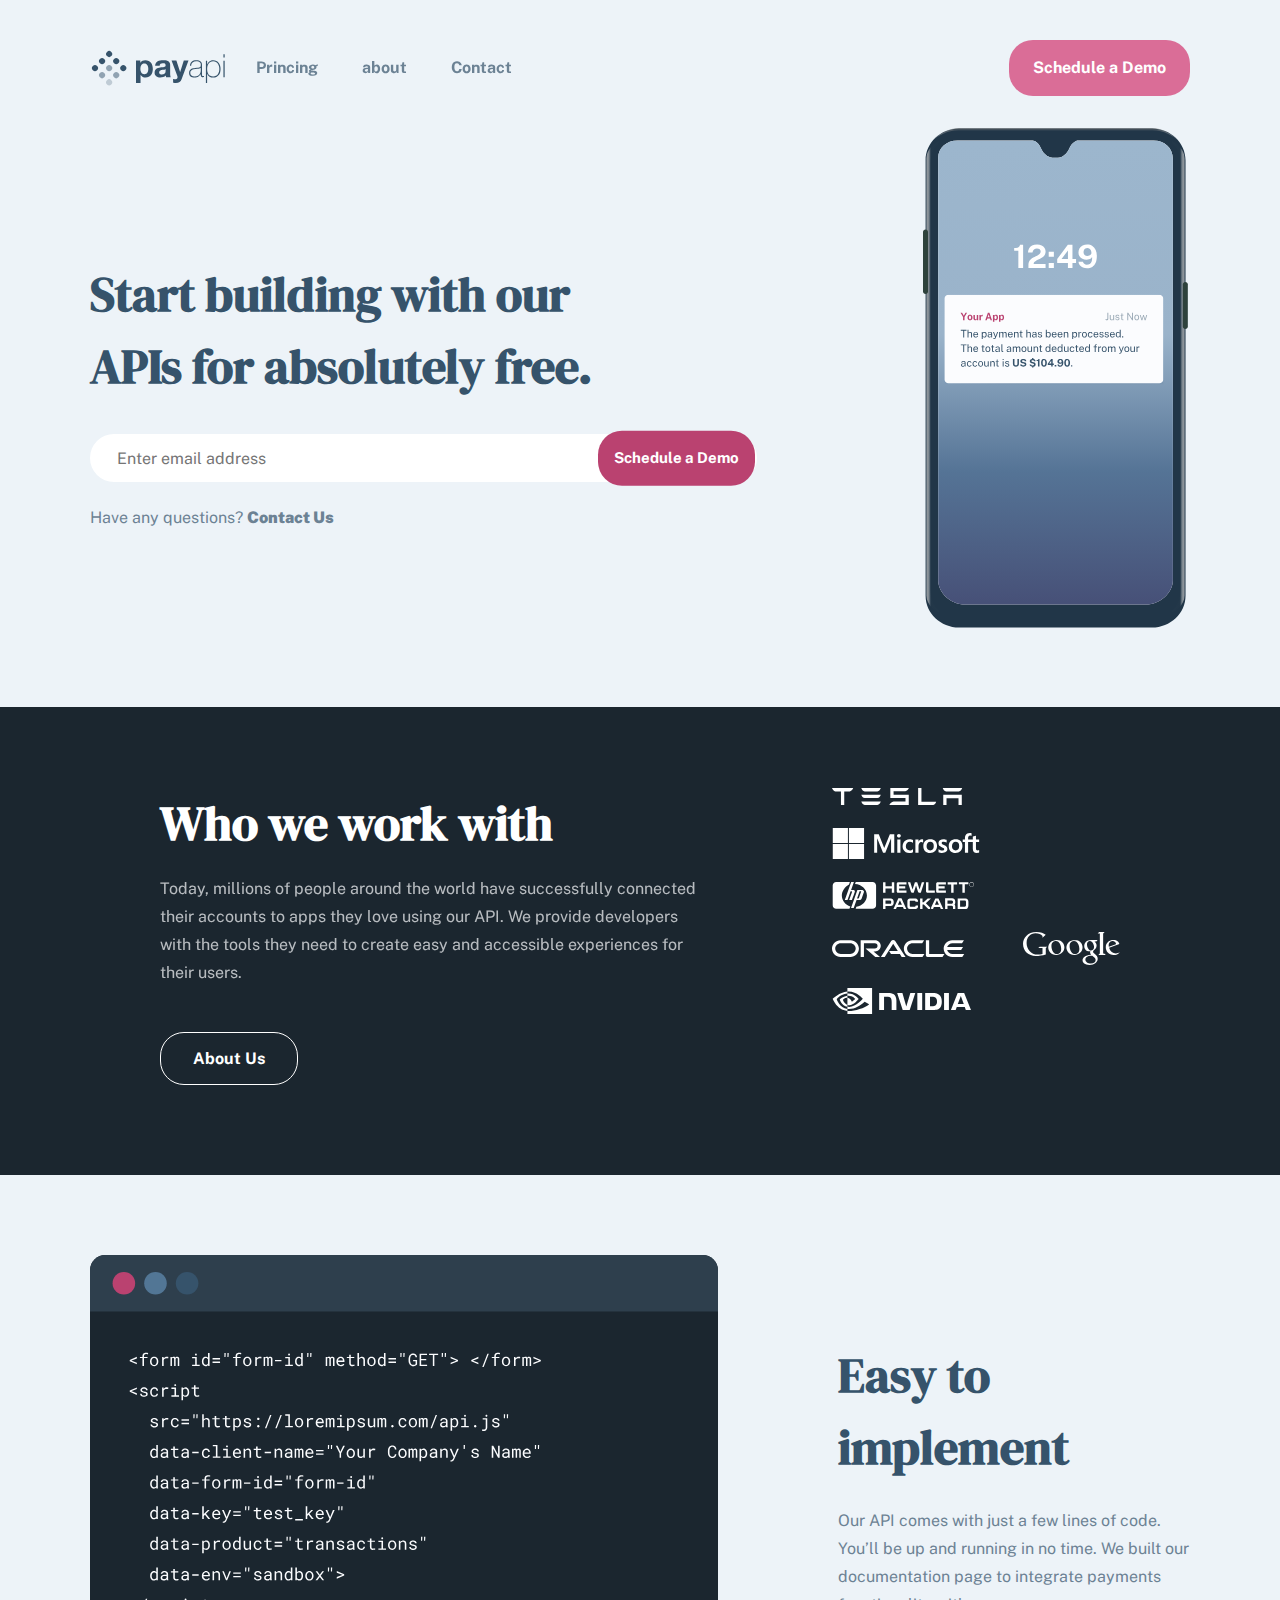
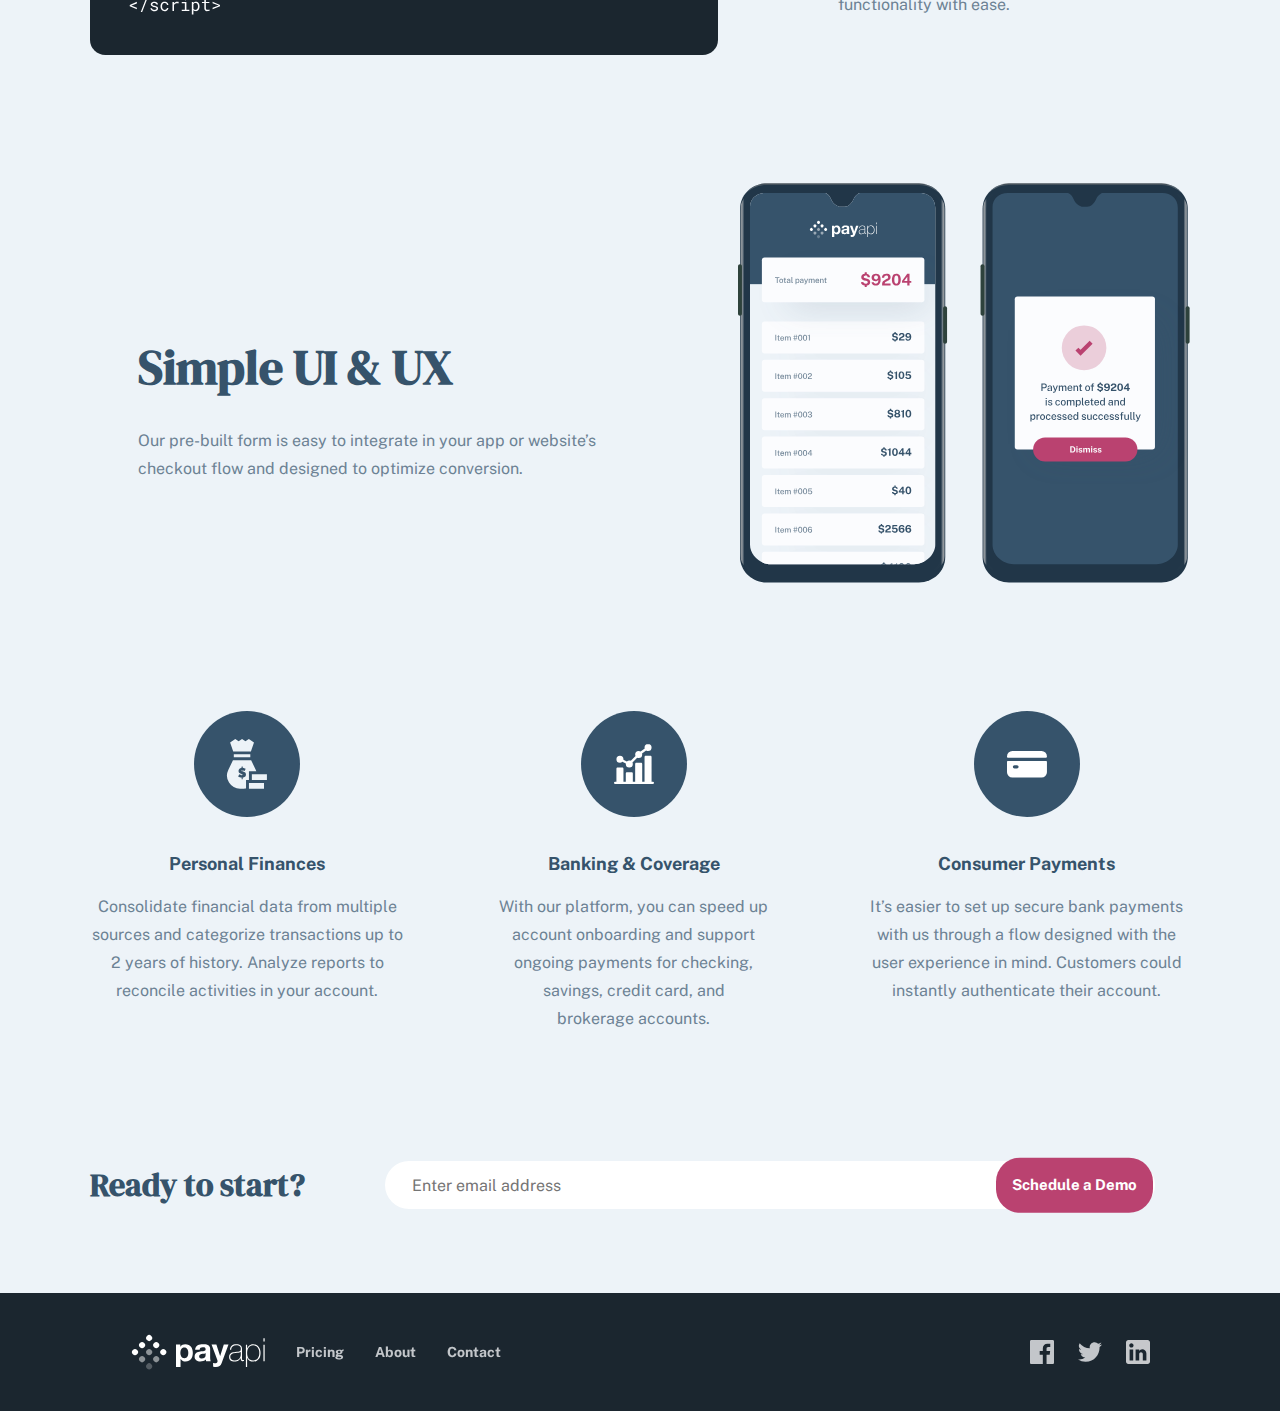
<file: index.html>
<!DOCTYPE html>
<html lang="en">

<head>
    <meta charset="UTF-8">
    <meta name="viewport" content="width=device-width, initial-scale=1.0">
    <link rel="preconnect" href="https://fonts.googleapis.com">
    <link rel="preconnect" href="https://fonts.gstatic.com" crossorigin>
    <link
        href="https://fonts.googleapis.com/css2?family=DM+Serif+Display:ital@0;1&family=Public+Sans:ital,wght@0,100..900;1,100..900&display=swap"
        rel="stylesheet">
    <link rel="stylesheet" href="css/normalize.css">
    <link rel="stylesheet" href="css/reset.css">
    <link rel="stylesheet" href="css/main.css">
    <title>PayAPI - home</title>
</head>

<body>
    <header>
        <nav>
            <a href="index.html">
                <svg class="logo" width="135" height="38" xmlns="http://www.w3.org/2000/svg">
                <g fill="#36536B" fill-rule="evenodd">
                    <path
                        d="M50.544 33.934v-7.84h.064a5.36 5.36 0 002.128 1.84c.864.416 1.808.624 2.832.624 1.216 0 2.277-.235 3.184-.704a6.738 6.738 0 002.272-1.888 8.147 8.147 0 001.36-2.72 11.37 11.37 0 00.448-3.2c0-1.173-.15-2.299-.448-3.376-.299-1.077-.757-2.021-1.376-2.832a6.937 6.937 0 00-2.336-1.952c-.939-.49-2.059-.736-3.36-.736-1.024 0-1.963.203-2.816.608-.853.405-1.557 1.056-2.112 1.952h-.064v-2.112H46v22.336h4.544zm3.808-8.768c-.725 0-1.344-.15-1.856-.448a3.595 3.595 0 01-1.232-1.168 5.044 5.044 0 01-.672-1.68 9.192 9.192 0 01-.208-1.952c0-.683.064-1.344.192-1.984a4.98 4.98 0 01.656-1.696c.31-.49.715-.89 1.216-1.2.501-.31 1.125-.464 1.872-.464.725 0 1.339.155 1.84.464.501.31.912.715 1.232 1.216.32.501.55 1.072.688 1.712.139.64.208 1.29.208 1.952 0 .661-.064 1.312-.192 1.952-.128.64-.347 1.2-.656 1.68-.31.48-.715.87-1.216 1.168-.501.299-1.125.448-1.872.448zm15.882 3.392c1.024 0 2.027-.15 3.008-.448a5.921 5.921 0 002.56-1.568 6.52 6.52 0 00.32 1.6h4.608c-.213-.341-.363-.853-.448-1.536a17.288 17.288 0 01-.128-2.144v-8.608c0-1.003-.224-1.808-.672-2.416a4.603 4.603 0 00-1.728-1.424 7.733 7.733 0 00-2.336-.688 18.543 18.543 0 00-2.528-.176c-.917 0-1.83.09-2.736.272a7.809 7.809 0 00-2.448.912 5.448 5.448 0 00-1.792 1.696c-.47.704-.736 1.59-.8 2.656h4.544c.085-.896.384-1.536.896-1.92.512-.384 1.216-.576 2.112-.576.405 0 .784.027 1.136.08.352.053.661.16.928.32s.48.384.64.672c.16.288.24.677.24 1.168.021.47-.117.827-.416 1.072-.299.245-.704.432-1.216.56-.512.128-1.099.224-1.76.288-.661.064-1.333.15-2.016.256-.683.107-1.36.25-2.032.432a5.735 5.735 0 00-1.792.816c-.523.363-.95.848-1.28 1.456-.33.608-.496 1.381-.496 2.32 0 .853.144 1.59.432 2.208a4.17 4.17 0 001.2 1.536c.512.405 1.11.704 1.792.896a8.127 8.127 0 002.208.288zm1.696-3.008c-.363 0-.715-.032-1.056-.096a2.566 2.566 0 01-.896-.336 1.717 1.717 0 01-.608-.656c-.15-.277-.224-.619-.224-1.024 0-.427.075-.779.224-1.056.15-.277.347-.507.592-.688a2.98 2.98 0 01.864-.432c.33-.107.667-.192 1.008-.256.363-.064.725-.117 1.088-.16.363-.043.71-.096 1.04-.16.33-.064.64-.144.928-.24.288-.096.528-.23.72-.4v1.696c0 .256-.027.597-.08 1.024a3.428 3.428 0 01-.432 1.264c-.235.416-.597.773-1.088 1.072-.49.299-1.184.448-2.08.448zm13.962 8.384c1.557 0 2.773-.288 3.648-.864.874-.576 1.557-1.536 2.048-2.88L98.5 11.598h-4.704L90.18 22.926h-.064l-3.744-11.328H81.54l5.792 15.52c.128.32.192.661.192 1.024 0 .49-.144.939-.432 1.344-.288.405-.731.64-1.328.704-.448.021-.896.01-1.344-.032-.448-.043-.886-.085-1.312-.128v3.744c.469.043.933.08 1.392.112.458.032.922.048 1.392.048zm18.698-5.408c.789 0 1.514-.096 2.176-.288a6.581 6.581 0 001.776-.8c.522-.341.965-.73 1.328-1.168.362-.437.64-.901.832-1.392h.064v.864c0 .341.026.656.08.944.053.288.154.539.304.752.149.213.368.384.656.512.288.128.677.192 1.168.192.34 0 .672-.043.992-.128V26.99a5.835 5.835 0 01-.896.096c-.278 0-.491-.059-.64-.176a.961.961 0 01-.32-.464 2.357 2.357 0 01-.112-.64c-.011-.235-.016-.47-.016-.704v-9.568c0-1.259-.454-2.277-1.36-3.056-.907-.779-2.352-1.168-4.336-1.168-1.984 0-3.515.453-4.592 1.36-1.078.907-1.66 2.267-1.744 4.08h1.216c.085-1.472.58-2.57 1.488-3.296.906-.725 2.096-1.088 3.568-1.088.832 0 1.536.085 2.112.256.576.17 1.045.405 1.408.704.362.299.629.64.8 1.024.17.384.256.8.256 1.248 0 .576-.032 1.056-.096 1.44a1.64 1.64 0 01-.48.944c-.256.245-.635.437-1.136.576-.502.139-1.19.24-2.064.304l-1.888.16c-.662.064-1.35.17-2.064.32-.715.15-1.366.4-1.952.752a4.367 4.367 0 00-1.456 1.44c-.384.608-.576 1.392-.576 2.352 0 1.579.48 2.747 1.44 3.504.96.757 2.314 1.136 4.064 1.136zm.032-1.056c-1.344 0-2.4-.293-3.168-.88-.768-.587-1.152-1.488-1.152-2.704 0-.768.149-1.392.448-1.872.298-.48.688-.859 1.168-1.136a5.213 5.213 0 011.616-.592 20.778 20.778 0 011.792-.272l2.048-.192a16.93 16.93 0 002.032-.288c.608-.128 1.06-.373 1.36-.736v3.072c0 .213-.06.624-.176 1.232-.118.608-.39 1.237-.816 1.888-.427.65-1.046 1.227-1.856 1.728-.811.501-1.91.752-3.296.752zm12.49 6.56v-9.312h.063c.491 1.344 1.27 2.315 2.336 2.912 1.067.597 2.283.896 3.648.896 1.26 0 2.352-.213 3.28-.64a6.254 6.254 0 002.304-1.776c.608-.757 1.062-1.659 1.36-2.704.3-1.045.448-2.197.448-3.456 0-1.152-.149-2.25-.448-3.296-.298-1.045-.752-1.963-1.36-2.752a6.651 6.651 0 00-2.304-1.888c-.928-.47-2.02-.704-3.28-.704-.896 0-1.69.139-2.384.416a6.39 6.39 0 00-1.776 1.04c-.49.416-.885.87-1.184 1.36-.298.49-.512.939-.64 1.344h-.064v-3.776h-1.216V34.03h1.216zm6.047-6.56c-1.152 0-2.117-.208-2.896-.624a5.008 5.008 0 01-1.856-1.664c-.458-.693-.784-1.493-.976-2.4a13.637 13.637 0 01-.288-2.832c0-.981.107-1.925.32-2.832a7.152 7.152 0 011.04-2.416 5.407 5.407 0 011.872-1.696c.768-.427 1.696-.64 2.784-.64 1.11 0 2.054.219 2.832.656a5.599 5.599 0 011.904 1.728c.491.715.854 1.525 1.088 2.432.235.907.352 1.83.352 2.768 0 1.024-.122 1.99-.368 2.896-.245.907-.618 1.701-1.12 2.384a5.487 5.487 0 01-1.92 1.632c-.778.405-1.7.608-2.768.608zm11.498-18.88V5.294h-1.216V8.59h1.216zm0 19.552V11.694h-1.216v16.448h1.216z"
                        fill-rule="nonzero" />
                    <g>
                        <circle transform="rotate(45 19.142 5)" cx="19.142" cy="5" r="3" />
                        <circle transform="rotate(45 26.213 12.071)" cx="26.213" cy="12.071" r="3" />
                        <circle transform="rotate(45 33.284 19.142)" cx="33.284" cy="19.142" r="3" />
                        <circle transform="rotate(45 12.071 12.071)" cx="12.071" cy="12.071" r="3" />
                        <circle opacity=".5" transform="rotate(45 19.142 19.142)" cx="19.142" cy="19.142" r="3" />
                        <circle opacity=".5" transform="rotate(45 26.213 26.213)" cx="26.213" cy="26.213" r="3" />
                        <circle transform="rotate(45 5 19.142)" cx="5" cy="19.142" r="3" />
                        <circle opacity=".5" transform="rotate(45 12.071 26.213)" cx="12.071" cy="26.213" r="3" />
                        <circle opacity=".25" transform="rotate(45 19.142 33.284)" cx="19.142" cy="33.284" r="3" />
                    </g>
                </g>
            </svg>
            </a>
            <svg class="burger-btn" width="28" height="17" xmlns="http://www.w3.org/2000/svg">
                <g fill="#36536B" fill-rule="evenodd">
                    <path d="M0 0h28v3H0zM0 7h28v3H0zM0 14h28v3H0z" />
                </g>
            </svg>
            <div class="main-nav">
                <svg class="close-btn" width="22" height="23" xmlns="http://www.w3.org/2000/svg">
                    <path
                        d="M19.839.54L21.96 2.66 13.12 11.5l8.84 8.839-2.121 2.121-8.84-8.84-8.838 8.84L.04 20.34l8.838-8.84L.04 2.662 2.16.54 11 9.378 19.839.54z"
                        fill="#FBFCFE" fill-rule="evenodd" />
                </svg>
                <ul id="nav">
                    
                    <li><a href="pages/pricing.html" class="nav-link">Princing</a></li>
                    <li><a href="pages/about.html" class="nav-link">about</a></li>
                    <li><a href="pages/contact.html" class="nav-link">Contact</a></li>
    
                </ul>
                <a href="#" class="nav-cta">Schedule a Demo</a>
            </div>
        </nav>
    </header>

    <section class="hero">
        <img src="assets/home/desktop/illustration-phone-mockup.svg" class="hero-image"
            alt="a phone image tells a message from the application">
        <div class="main-title">
            <h1>Start building with our APIs for absolutely free.</h1>
            <form action="">
                <input type="email" placeholder="Enter email address">
                <a href="#" class="main-cta">Schedule a Demo</a>
            </form>
            <p>Have any questions? <a href="pages/contact.html">Contact Us</a></p>
        </div>

    </section>
    <section class="partners">
        <div class="content">
            <div class="patterns-logo">
                <svg width="131" height="17" xmlns="http://www.w3.org/2000/svg">
                    <path
                        d="M89.447.047v13.628h14.74c-.375 1.405-1.264 2.623-2.902 3.325h-15.16V.047h3.322zm-12.588 0c-.374 1.452-1.825 2.81-3.603 3.325H61.558l.047 3.372h15.16V17H57.347c.796-1.64 2.387-2.904 4.259-3.419H73.49V10.07H58.33V.047zM21.196 0v.047c-.371 1.503-1.623 2.912-3.386 3.381h-5.287l-.279.094V17H8.951V3.522l-.278-.094H3.386C1.67 3.052.37 1.55 0 .047L21.196 0zm108.586 6.744V17h-3.275v-6.837h-11.98V17h-3.275V6.744h18.53zM48.783 13.58c-.327 1.499-1.637 3.091-3.416 3.419H32.733c-1.778-.328-3.088-1.92-3.462-3.419zm0-6.884c-.327 1.499-1.637 3.09-3.416 3.419H32.733c-1.778-.375-3.088-1.92-3.462-3.419zM130.203 0c-.374 1.499-1.637 3.09-3.416 3.419h-12.634c-1.731-.375-3.041-1.92-3.416-3.419zm-81.42 0c-.327 1.499-1.637 3.09-3.416 3.419H32.733c-1.778-.375-3.088-1.92-3.462-3.419z"
                        fill="white" fill-rule="nonzero" />
                </svg>
                <svg width="148" height="31" xmlns="http://www.w3.org/2000/svg">
                    <path
                        d="M15.922 16v15H.782V16h15.14zm16.149 0v15H16.93V16h15.14zm79.549-4.777c.457 0 .983.054 1.562.16.582.107 1.061.238 1.425.392l.05.021v2.858l-.13-.087a5.195 5.195 0 00-1.403-.642 5.593 5.593 0 00-1.607-.244c-.57 0-1.023.127-1.35.376-.323.248-.48.554-.48.936 0 .432.127.772.378 1.013.261.25.894.574 1.881.965 1.24.493 2.128 1.05 2.64 1.659.516.612.777 1.372.777 2.258 0 1.228-.486 2.232-1.444 2.985-.953.748-2.258 1.127-3.88 1.127-.525 0-1.13-.07-1.795-.205-.667-.135-1.232-.308-1.681-.512l-.049-.022v-3.014l.132.094a6.547 6.547 0 001.776.888c.639.208 1.222.313 1.733.313 1.38 0 2.05-.43 2.05-1.313 0-.31-.067-.561-.197-.745-.134-.187-.371-.38-.706-.572-.342-.195-.88-.443-1.603-.736-.86-.365-1.508-.723-1.928-1.065a3.28 3.28 0 01-.948-1.221c-.204-.465-.308-1.013-.308-1.63 0-1.187.482-2.168 1.431-2.916.944-.744 2.18-1.12 3.674-1.12zM137.763 5c.734 0 1.327.078 1.762.232l.055.02v2.656l-.117-.052a3.424 3.424 0 00-1.379-.31c-.623 0-1.111.198-1.453.586-.344.394-.519.983-.519 1.753v1.655h4.704V8.57l.059-.018 2.98-.9.106-.032v3.92h3.173v2.521h-3.172v6.205c0 .795.144 1.364.43 1.689.281.322.735.485 1.35.485.162 0 .373-.035.626-.105.25-.069.465-.161.637-.274l.13-.084v2.544l-.042.025c-.19.106-.51.206-.981.306a6.562 6.562 0 01-1.347.148c-2.62 0-3.95-1.409-3.95-4.189v-6.75h-4.703v10.622h-3.171V14.06h-2.21V11.54h2.21V9.72c0-.913.204-1.739.607-2.454a4.246 4.246 0 011.716-1.673c.733-.394 1.574-.593 2.5-.593zm-13.973 6.223c2.07 0 3.71.608 4.877 1.806 1.166 1.198 1.757 2.865 1.757 4.955 0 2.116-.63 3.833-1.873 5.102-1.243 1.27-2.953 1.913-5.082 1.913-2.043 0-3.694-.61-4.907-1.817-1.214-1.206-1.829-2.86-1.829-4.919 0-2.166.63-3.9 1.873-5.152 1.244-1.253 2.988-1.888 5.184-1.888zm-25.402 0c2.069 0 3.71.608 4.876 1.806 1.166 1.198 1.758 2.865 1.758 4.955 0 2.116-.63 3.833-1.873 5.102-1.243 1.27-2.953 1.913-5.082 1.913-2.043 0-3.694-.61-4.907-1.817-1.214-1.206-1.83-2.86-1.83-4.919 0-2.166.631-3.9 1.874-5.152 1.243-1.253 2.988-1.888 5.184-1.888zm-20.614 0c.56 0 1.148.062 1.75.186.606.123 1.093.286 1.45.483l.043.024V14.9l-.132-.094c-.95-.68-1.953-1.023-2.982-1.023-1.204 0-2.193.402-2.939 1.196-.748.797-1.127 1.876-1.127 3.208 0 1.324.364 2.376 1.082 3.126.716.748 1.703 1.128 2.932 1.128.443 0 .947-.097 1.501-.287a5.917 5.917 0 001.533-.788l.132-.095v2.833l-.042.023c-1.019.58-2.29.873-3.779.873-1.276 0-2.428-.277-3.425-.822a5.855 5.855 0 01-2.344-2.339c-.557-1.004-.839-2.144-.839-3.385 0-1.418.291-2.69.863-3.777a6.127 6.127 0 012.513-2.55c1.09-.6 2.372-.904 3.81-.904zm12.076.089c.523 0 .935.062 1.227.184l.05.021v3.117l-.13-.094c-.146-.103-.392-.201-.731-.292a3.724 3.724 0 00-.942-.136c-.833 0-1.515.355-2.026 1.056-.519.71-.781 1.648-.781 2.792v6.723h-3.133V11.54h3.133v2.276h.033c.293-.739.675-1.331 1.205-1.763a3.236 3.236 0 012.095-.741zm-21.42.228v13.143h-3.132V11.54h3.133zM46.77 6.343l5.458 13.622 5.624-13.622h4.425v18.34H59.08V10.57h-.103l-5.674 14.113h-2.267l-5.764-14.114h-.103v14.114h-3.005V6.343h4.605zm76.854 7.44c-1.134 0-2.033.382-2.673 1.136-.643.759-.97 1.85-.97 3.243 0 1.351.327 2.414.97 3.16.64.742 1.547 1.119 2.698 1.119 1.158 0 2.044-.37 2.633-1.098.593-.733.894-1.83.894-3.257 0-1.41-.32-2.492-.95-3.217-.627-.72-1.503-1.086-2.602-1.086zm-25.402 0c-1.134 0-2.033.382-2.672 1.136-.644.759-.97 1.85-.97 3.243 0 1.351.325 2.414.969 3.16.64.742 1.547 1.119 2.698 1.119 1.158 0 2.044-.37 2.632-1.098.594-.733.894-1.83.894-3.257 0-1.41-.32-2.492-.95-3.217-.627-.72-1.502-1.086-2.601-1.086zM15.922 0v15H.782V0h15.14zM32.07 0v15H16.93V0h15.14zm34.825 5.941c.543 0 1.001.178 1.362.53.362.353.546.782.546 1.276 0 .503-.189.929-.56 1.264-.37.334-.823.503-1.347.503-.525 0-.976-.17-1.341-.503a1.646 1.646 0 01-.554-1.264c0-.512.189-.945.56-1.29.369-.343.819-.516 1.334-.516z"
                        fill="white" fill-rule="nonzero" />
                </svg>
                <svg width="142" height="27" xmlns="http://www.w3.org/2000/svg">
                    <path
                        d="M69.493 16.373L74.305 27h-2.478l-.868-1.923h-6.086L64.015 27h-2.572l4.907-10.627h3.143zm50.612 0c1.715 0 3.191 1.202 3.191 3.366 0 1.923-.38 2.644-.953 3.126.762.384.953 1.297.953 1.922v2.211h-2.286v-1.922c0-.433-.477-1.203-1.43-1.203h-4.095V27h-2.382V16.373zm-29.566.01v3.984h1.046l4.138-3.984h3.234l-5.09 4.991 4.233 4.224v1.392h-1.808l-4.517-4.416H90.54v4.416h-2.427V16.383h2.427zm-31.815.006c1.282 0 3.04.815 3.04 3.835 0 2.973-1.616 3.787-3.041 3.787h-5.226v2.973h-2.423V16.389zm74.75.002c1.995 0 2.945 1.39 2.945 3.259v3.237c-.012 1.508-.265 4.094-2.992 4.094h-7.74v-10.59zm-26.99.003l4.797 10.585h-2.47l-.865-1.916h-6.067l-.854 1.916h-1.899v-1.485l4.225-9.1h3.133zm-22.863.006c1.518.047 2.418 1.627 2.418 2.536v.908H83.62c-.049-.479-.475-1.195-.854-1.195h-4.175c-.947 0-.805.956-.805.956v4.21c0 .766.474.957.759.957h4.126c.9 0 .997-.765.997-1.244h2.37v.957c0 1.58-1.09 2.488-2.417 2.488h-5.787c-1.803 0-2.467-1.388-2.467-2.488v-5.598c0-1.195 1.28-2.487 2.419-2.487zM40.52 0c1.97 0 3.567 1.58 3.567 3.57v19.72a3.6 3.6 0 01-1.046 2.539 3.537 3.537 0 01-2.52 1.044H23.662l.718-2.17c5.98-.888 10.545-5.597 10.545-11.273 0-6.106-5.283-11.094-11.929-11.409L23.76 0h16.76zM17.886 0l-.855 2.4c-4.115 2.205-7.199 6.638-7.199 11.03 0 4.998 3.55 9.408 8.488 11.01l-.861 2.433H4.252c-1.965 0-3.558-1.625-3.558-3.61V3.598C.693 1.614 2.285.004 4.252.001h13.634zm11.91 7.902c1.328 0 2.705.698 1.993 2.605l-2.041 5.677c-.38 1.07-.712 1.815-2.706 1.815h-2.495L21.727 26H19.02l6.36-18.098zm103.062 10.694h-4.75v6.18h4.56c.854 0 1.329-.814 1.329-1.724v-3.02c.049-.669-.426-1.436-1.14-1.436zm-64.937-.252l-2.048 4.52h4.049l-2.001-4.52zm36.997.014l-2.042 4.502h4.074l-2.032-4.502zm-46.907.236h-4.514v3.212h4.656c1.046 0 1.046-1.102 1.046-1.581v-.07c-.003-.512-.054-1.56-1.188-1.56zm61.568-.009h-4.095v3.077h4.382c.905 0 1.143-1.106 1.143-1.634 0-.53-.238-1.443-1.43-1.443zM21.934 0l-2.838 7.947h1.609c1.655 0 2.507.696 2.081 2.086-.426 1.39-2.838 7.969-2.838 7.969h-2.79l2.79-7.784c.094-.464.094-.88-.472-.88h-.852l-3.121 8.664h-2.697V18L19.191 0h2.743zM28.8 9.298h-1.187l-2.574 7.305h1.197c.475 0 .712-.512.76-.791.003-.017.012-.051.028-.102l.063-.198c.146-.442.447-1.301.77-2.213l.177-.5c.505-1.419 1.003-2.803 1.003-2.803.142-.372.19-.698-.237-.698zM78.28.156l2.241 7.264L82.904.204h2.287l2.382 7.216 2.24-7.264h2.43l-3.43 10.632h-1.43c-.715-.001-1.405-1.083-1.549-1.612L84.048 3.62l-2.335 7.168h-1.477c-.715 0-1.335-1.106-1.478-1.635L75.85.156h2.43zm58.079.002V2.37h-3.548v8.413h-2.428V2.37h-3.5V.158h9.476zM74.48.167v2.21h-7.325v1.968h6.088v2.208h-6.088v2.016h7.325v2.207h-8.228c-.952 0-1.522-.768-1.522-1.392V1.751c0-.96.57-1.584 1.664-1.584h8.086zm50.658-.002v2.21h-3.545v8.401h-2.425V2.375h-3.497V.165h9.467zm-11.244.006v2.206h-7.32v1.967h6.084V6.55h-6.084v2.015h7.32v2.206h-8.223c-.952 0-1.522-.767-1.522-1.391V1.755c0-.96.57-1.584 1.664-1.584h8.08zM53.497.174v4.17h6.319V.175h2.423v10.595h-2.423v-4.22h-6.32v4.22h-2.422V.174h2.423zm42.929.004V8.56h6.41v2.204h-7.123c-1.092 0-1.71-.766-1.71-1.58V.177h2.423zm43.216-.084c.627-.01 1.23.24 1.669.692.458.462.689 1.021.689 1.677.01.634-.24 1.243-.69 1.686a2.26 2.26 0 01-1.668.699 2.244 2.244 0 01-1.665-.699 2.317 2.317 0 01-.683-1.686 2.3 2.3 0 01.69-1.677 2.255 2.255 0 011.658-.692zm.001.32c-.56 0-1.036.2-1.431.602-.394.399-.59.881-.59 1.446-.01.546.202 1.073.587 1.457a1.93 1.93 0 001.433.602c.54.009 1.06-.21 1.434-.602.394-.402.59-.887.59-1.457 0-.565-.196-1.047-.59-1.446a1.941 1.941 0 00-1.433-.602z"
                        fill="white" fill-rule="nonzero" />
                </svg>
                <svg width="133" height="17" xmlns="http://www.w3.org/2000/svg">
                    <path
                        d="M57.081 11.06h8.737l-4.62-7.351-8.479 13.29h-3.858L59.174 1.036A2.445 2.445 0 0161.198 0c.802 0 1.55.376 1.984 1.008L73.536 17h-3.859l-1.82-2.97H59.01l-1.93-2.97zm40.084 2.97V.16h-3.274v15.226c0 .417.163.82.475 1.129.313.309.734.484 1.196.484h14.933l1.93-2.97h-15.26zM42.99 11.543c3.18 0 5.762-2.54 5.762-5.684 0-3.145-2.582-5.698-5.762-5.698H28.665V17h3.273V3.131h10.835a2.734 2.734 0 012.745 2.729 2.733 2.733 0 01-2.745 2.727l-9.231-.013L43.317 17h4.756l-6.577-5.456h1.495zM8.514 17C3.814 17 0 13.237 0 8.587S3.814.161 8.514.161h9.896c4.701 0 8.513 3.776 8.513 8.426S23.11 17 18.41 17H8.514zm9.676-2.97c3.045 0 5.512-2.433 5.512-5.443s-2.467-5.456-5.512-5.456H8.733c-3.044 0-5.511 2.446-5.511 5.456 0 3.01 2.467 5.443 5.511 5.443h9.457zM80.37 17c-4.7 0-8.519-3.763-8.519-8.413S75.67.161 80.371.161h11.754l-1.917 2.97h-9.62c-3.043 0-5.516 2.446-5.516 5.456 0 3.01 2.473 5.443 5.516 5.443h11.808L90.466 17H80.371zm40.044-2.97c-2.513 0-4.647-1.666-5.299-3.965h13.996l1.929-2.97h-15.925c.652-2.284 2.786-3.964 5.3-3.964h9.606l1.943-2.97h-11.767c-4.702 0-8.52 3.776-8.52 8.426s3.818 8.412 8.52 8.412h10.096l1.929-2.97h-11.808z"
                        fill="white" fill-rule="nonzero" />
                </svg>
                <svg width="97" height="33" xmlns="http://www.w3.org/2000/svg">
                    <path
                        d="M74.618 8l-1.331 1.376h-1.77c1.45 1.274 2.086 2.635 2.086 4.217 0 2.306-1.259 3.462-2.15 4.243-.163.15-.598.462-.85.736-.142.168-.531.613-.531 1.285 0 .47.151.869.931 1.496 2.654 2.055 3.702 3.246 3.702 5.42 0 3.085-2.836 6.227-8.313 6.227-4.625 0-6.827-2.338-6.827-4.714 0-2.713 2.434-5.238 8.49-5.619-.64-.75-.942-1.237-.942-2.104.001-.589.244-1.197.244-1.197h-.89c-3.52 0-5.226-2.777-5.226-5.238C61.241 10.895 63.635 8 68.06 8h6.558zM68.59 23.664c-4.543.065-6.2 1.836-6.2 3.894 0 2.485 2.417 4.006 5.579 4.006 2.88 0 4.658-1.554 4.658-3.535 0-1.442-.808-2.25-2.103-3.31-.557-.439-1.353-1.027-1.353-1.027s-.243-.028-.58-.028zM13.512 0c4.22 0 7.172 1.284 9.21 2.636L19.5 5.794V3.891c-1.719-1.527-3.64-2.623-6.942-2.623-5.219 0-8.96 3.966-8.96 9.621 0 5.766 4.136 11.67 11.172 11.67 1.736 0 3.406-.23 4.729-.646V16.08h-4.24l1.42-1.38h7.56l-1.113 1.09c-.206.186-.344.398-.344.706v6.027C19.25 23.485 16.197 24 12.757 24 5.66 24 .015 19.425.015 11.83.015 6.492 4.249 0 13.512 0zm20.227 8c4.6.001 7.658 3.606 7.658 7.318 0 3.985-3.129 7.682-8.23 7.682-5.302 0-7.919-4.014-7.919-7.394C25.248 11.69 28.497 8 33.74 8zm47.873-8l-1.16 1.14a.878.878 0 00-.306.69v19.09c0 .41.295.831.79.89l1.844.227-.98.963h-6.425l1.177-1.154c.193-.197.283-.388.283-.669V1.403h-2.13L76.132 0h5.48zm8.66 8c3.852 0 5.528 1.987 6.123 3.96L86.1 15.833c.983 3.597 3.792 5.554 6.706 5.554 1.534 0 2.688-.436 4.103-1.1-.75.933-1.776 1.676-2.844 2.134-.995.425-2.057.579-3.346.579-5.172 0-7.94-3.978-7.94-7.798C82.78 10.576 86.638 8 90.27 8zM51.906 8c4.6.001 7.658 3.606 7.658 7.318 0 3.985-3.13 7.682-8.23 7.682-5.302 0-7.919-4.014-7.919-7.394C43.416 11.69 46.665 8 51.907 8zM32.87 9.076c-.6 0-1.514.114-2.49.715-1.194.802-1.952 1.891-1.952 4.122 0 2.24.79 4.533 1.597 5.766.918 1.34 2.143 2.36 3.897 2.36h.069c.684-.015 4.221-.29 4.221-5.017 0-3.308-1.646-7.946-5.342-7.946zm18.168 0c-.6 0-1.515.114-2.49.715-1.194.802-1.952 1.891-1.952 4.122 0 2.24.79 4.533 1.597 5.766.917 1.34 2.143 2.36 3.897 2.36h.069c.684-.015 4.221-.29 4.221-5.017 0-3.308-1.646-7.946-5.342-7.946zm15.801-.047c-1.547 0-2.848 1.2-2.848 3.458 0 2.5 1.17 4.603 2.348 5.392.53.375 1.157.526 1.68.526 1.067 0 3.04-.718 3.04-3.344 0-2.432-1.254-4.398-2.039-5.13-.708-.609-1.378-.902-2.18-.902zm22.758.03c-1.288 0-3.9.898-3.9 4.26 0 .801.172 1.543.172 1.543l6.328-2.382c.503-.185.758-.384.758-.762 0-1.168-1.41-2.66-3.358-2.66z"
                        fill="white" fill-rule="nonzero" />
                </svg>
                <svg width="139" height="26" xmlns="http://www.w3.org/2000/svg">
                    <path
                        d="M40.086 0v26H15.427v-3.053c.522.058 1.043.087 1.594.087 5.708 0 15.777-2.908 20.095-6.525-.638-.637-3.724-2.098-4.477-2.706-4.55 3.907-9.243 7.22-15.734 7.22-.493 0-1-.044-1.492-.101v-2.17c.594.1 1.188.158 1.796.158 6.969 0 13.662-8.13 13.662-8.13s-5.838-7.626-14.777-7.322l-.696.043V0h24.688zM15.413 3.501l-.001 1.909-.014.001v.001l-.37.034c-6.73.69-10.15 5.567-10.275 5.748-.003.005 2.706 8.744 10.645 9.728v2.025C4.576 21.934.722 10.794.722 10.794s6.81-6.656 14.69-7.293zM90.19 5.03V22h-4.854V5.029h4.854zm9.78 0c3.876 0 6.47.46 8.249 2.833 1.005 1.323 1.574 3.452 1.574 5.84 0 2.603-.67 4.99-1.72 6.069C106.6 21.31 105.23 22 101.033 22h-7.87V5.029zm-29.558 0l3.877 13.447L78.341 5.03h4.955L77.699 22h-6.995L65.165 5.029h5.247zm46.508 0V22h-4.854V5.029h4.854zM56.07 5c4.16.03 8.351 1.013 8.351 7.607v9.378h-4.751v-7.752c0-2.374-.306-3.682-1.079-4.488-.597-.633-1.472-.935-2.725-.935l-3.819-.014v13.189h-4.897V5zm76.094.028L139 21.97h-5.203l-1.02-2.991h-8.016l-1.079 3.006h-4.78l6.777-16.957h6.486zM15.398 7.755v2.026h-.014c-2.507-.304-4.477 2.04-4.477 2.04l.008.027c.106.351 1.272 3.978 4.483 5.066v1.852c-5.998-1.071-7.664-7.307-7.664-7.307l.07-.074.089-.089c.663-.656 3.376-3.091 7.505-3.54zm84.659.956h-2.084v9.65h2.084c3.031 0 4.984-1.352 4.984-4.832 0-3.48-1.953-4.818-4.984-4.818zm-73.315 2.198l-.019.027-.099.131c-.743.976-4.891 6.15-9.313 6.15-.652 0-1.29-.1-1.898-.303V9.795c2.506.304 3.013 1.404 4.506 3.907l3.346-2.807s-2.448-3.198-6.563-3.198a9.832 9.832 0 00-1.304.058V5.412h.015l-.001-.002.334-.019c.116-.005.232-.009.348-.009 6.432-.202 10.648 5.527 10.648 5.527zm102.085-2.788l-3.032 7.94h5.976l-2.944-7.94z"
                        fill="white" fill-rule="nonzero" />
                </svg>
            </div>
            <div class="left">
                <h2>Who we work with</h2>
                <p>Today, millions of people around the world have successfully connected their accounts to apps they
                    love using our API. We provide developers with the tools they need to create easy and accessible
                    experiences for their users. </p>
                <a href="pages/about.html">About Us</a>
            </div>
        </div>
    </section>
    <section class="functionality">
        <section class="first-functionality">
            <img src="assets/home/desktop/illustration-easy-to-implement.svg" alt="illustration of a script">
            <div>
                <h2>Easy to implement</h2>
                <p>Our API comes with just a few lines of code. You’ll be up and running in no time. We built our
                    documentation page to integrate payments functionality with ease.</p>
            </div>
        </section>
        <section class="second-functionality">
            <img src="assets/home/desktop/illustration-simple-ui.svg" alt="illustration of the payApi interface">
            <div>
                <h2>Simple UI & UX</h2>
                <p>Our pre-built form is easy to integrate in your app or website’s checkout flow and designed to
                    optimize conversion. </p>
            </div>
        </section>
    </section>
    <section class="advantage">
        <div class="advantage-item">
            <svg width="106" height="106" xmlns="http://www.w3.org/2000/svg" xmlns:xlink="http://www.w3.org/1999/xlink">
                <defs>
                    <circle id="a" cx="53" cy="53" r="53" />
                </defs>
                <g fill="none" fill-rule="evenodd">
                    <use fill="#36536B" xlink:href="#a" />
                    <path
                        d="M57.158 49.162l4.668 9.803c.198.417.373.84.526 1.266h-7.404v8.74h-2.913v8.58c-.671.104-1.355.158-2.044.158h-3.874a13.04 13.04 0 01-11.083-6.11 13.04 13.04 0 01-.751-12.634l4.668-9.803h18.207zm12.84 22.72v5.827h-15.05v-5.826h15.05zm2.913-8.738v5.826H57.86v-5.826h15.05zm-24.193-7.67h-1.073v1.36c-.42.046-.816.149-1.187.31a3.235 3.235 0 00-.973.647c-.277.27-.496.591-.657.964-.161.373-.242.801-.242 1.286 0 .35.047.66.141.93.094.27.24.51.436.721.197.211.447.4.751.566.304.166.666.321 1.087.465.277.099.554.184.832.256v1.185a4.597 4.597 0 01-.946-.235 7.616 7.616 0 01-.812-.344 7.95 7.95 0 01-.778-.431l-1.127 2.304a7.56 7.56 0 001.637.714c.608.189 1.22.31 1.838.364v1.657h1.073v-1.63c.411-.027.81-.101 1.194-.222a3.16 3.16 0 001.026-.54c.3-.237.542-.543.725-.916.183-.372.275-.823.275-1.353 0-.45-.067-.831-.201-1.146a2.207 2.207 0 00-.577-.802c-.25-.22-.552-.41-.906-.572a9.753 9.753 0 00-1.187-.445 4.053 4.053 0 01-.282-.087 2.369 2.369 0 00-.255-.075v-1.212c.25.045.499.11.745.195s.467.178.664.276c.233.108.447.225.644.35l1.127-2.169c-.188-.09-.394-.186-.617-.29a10.002 10.002 0 00-.718-.296 8.356 8.356 0 00-.798-.249 6.53 6.53 0 00-.859-.162v-1.374zm-.188 7.734c.18.072.322.155.43.249a.427.427 0 01.16.33c0 .117-.044.211-.134.283-.09.072-.24.117-.456.135zm-.697-4.056v1.024a1.259 1.259 0 01-.403-.236.436.436 0 01-.134-.33c0-.26.18-.413.537-.458zm8.474-15.816v2.913H39.801v-2.913h16.506zM54.851 28l5.143 3.38-3.103 9.043H39.218l-3.104-9.044L41.257 28l3.399 2.233L48.054 28l3.399 2.233L54.85 28z"
                        fill="#EDF3F8" fill-rule="nonzero" />
                </g>
            </svg>
            <h3>Personal Finances</h3>
            <p>Consolidate financial data from multiple sources and categorize transactions up to 2 years of history.
                Analyze reports to reconcile activities in your account. </p>
        </div>
        <div class="advantage-item">
            <svg width="106" height="106" xmlns="http://www.w3.org/2000/svg" xmlns:xlink="http://www.w3.org/1999/xlink">
                <defs>
                    <circle id="a" cx="53" cy="53" r="53" />
                </defs>
                <g fill="none" fill-rule="evenodd">
                    <use fill="#36536B" xlink:href="#a" />
                    <path
                        d="M69.406 44.719c.648 0 1.172.524 1.172 1.172v24.765h1.25a1.171 1.171 0 110 2.344H34.172a1.171 1.171 0 110-2.344h1.25V57.61c0-.647.524-1.172 1.172-1.172h4.687c.648 0 1.172.525 1.172 1.172v13.047h2.344v-8.36c0-.647.524-1.171 1.172-1.171h4.687c.648 0 1.172.524 1.172 1.172v8.36h2.344V52.921c0-.648.524-1.172 1.172-1.172h4.687c.648 0 1.172.524 1.172 1.172v17.734h2.344V45.891c0-.648.524-1.172 1.172-1.172zM67.062 33a3.52 3.52 0 013.516 3.516 3.52 3.52 0 01-3.516 3.515c-.72 0-1.388-.219-1.946-.591l-4.088 3.066c.103.33.175.676.175 1.04a3.52 3.52 0 01-3.516 3.517 3.473 3.473 0 01-1.506-.353l-4.705 4.706c.22.458.352.965.352 1.506a3.52 3.52 0 01-3.516 3.516 3.52 3.52 0 01-3.515-3.516c0-.146.026-.285.043-.426l-3.469-1.734a3.498 3.498 0 01-2.434.988 3.52 3.52 0 01-3.515-3.516 3.52 3.52 0 013.516-3.515 3.52 3.52 0 013.515 3.515c0 .146-.026.285-.043.426l3.469 1.735a3.498 3.498 0 012.434-.989c.54 0 1.047.133 1.506.353l4.705-4.706a3.473 3.473 0 01-.352-1.506 3.52 3.52 0 013.516-3.516c.72 0 1.388.22 1.946.592l4.088-3.066a3.463 3.463 0 01-.175-1.041A3.52 3.52 0 0167.063 33z"
                        fill="#FFF" fill-rule="nonzero" />
                </g>
            </svg>
            <h3>Banking & Coverage</h3>
            <p>With our platform, you can speed up account onboarding and support ongoing payments for checking,
                savings, credit card, and brokerage accounts.</p>
        </div>
        <div class="advantage-item">
            <svg width="106" height="106" xmlns="http://www.w3.org/2000/svg" xmlns:xlink="http://www.w3.org/1999/xlink">
                <defs>
                    <circle id="a" cx="53" cy="53" r="53" />
                </defs>
                <g fill="none" fill-rule="evenodd">
                    <use fill="#36536B" xlink:href="#a" />
                    <path
                        d="M72.01 49.948c.518 0 .938.42.938.937v10.339a5.39 5.39 0 01-5.39 5.39H38.39A5.39 5.39 0 0133 61.225V50.885c0-.517.42-.937.938-.937zm-29.036 4.219h-2.5a1.64 1.64 0 100 3.28h2.5a1.64 1.64 0 100-3.28zM67.557 40a5.39 5.39 0 015.391 5.39v.34c0 .517-.42.937-.938.937H33.937a.938.938 0 01-.937-.938v-.338A5.39 5.39 0 0138.39 40z"
                        fill="#FFF" fill-rule="nonzero" />
                </g>
            </svg>
            <h3>Consumer Payments</h3>
            <p>It’s easier to set up secure bank payments with us through a flow designed with the user experience in
                mind. Customers could instantly authenticate their account.</p>
        </div>
    </section>
    <section class="demo">
        <h2>Ready to start?</h2>
        <form action="">
            <input type="email" placeholder="Enter email address">
            <a href="#" class="main-cta">Schedule a Demo</a>
        </form>
    </section>
    <footer>
        <div class="footer-content">
            <div class="links">
                <svg width="135" height="38" xmlns="http://www.w3.org/2000/svg">
                    <g fill="white" fill-rule="evenodd">
                        <path
                            d="M50.544 33.934v-7.84h.064a5.36 5.36 0 002.128 1.84c.864.416 1.808.624 2.832.624 1.216 0 2.277-.235 3.184-.704a6.738 6.738 0 002.272-1.888 8.147 8.147 0 001.36-2.72 11.37 11.37 0 00.448-3.2c0-1.173-.15-2.299-.448-3.376-.299-1.077-.757-2.021-1.376-2.832a6.937 6.937 0 00-2.336-1.952c-.939-.49-2.059-.736-3.36-.736-1.024 0-1.963.203-2.816.608-.853.405-1.557 1.056-2.112 1.952h-.064v-2.112H46v22.336h4.544zm3.808-8.768c-.725 0-1.344-.15-1.856-.448a3.595 3.595 0 01-1.232-1.168 5.044 5.044 0 01-.672-1.68 9.192 9.192 0 01-.208-1.952c0-.683.064-1.344.192-1.984a4.98 4.98 0 01.656-1.696c.31-.49.715-.89 1.216-1.2.501-.31 1.125-.464 1.872-.464.725 0 1.339.155 1.84.464.501.31.912.715 1.232 1.216.32.501.55 1.072.688 1.712.139.64.208 1.29.208 1.952 0 .661-.064 1.312-.192 1.952-.128.64-.347 1.2-.656 1.68-.31.48-.715.87-1.216 1.168-.501.299-1.125.448-1.872.448zm15.882 3.392c1.024 0 2.027-.15 3.008-.448a5.921 5.921 0 002.56-1.568 6.52 6.52 0 00.32 1.6h4.608c-.213-.341-.363-.853-.448-1.536a17.288 17.288 0 01-.128-2.144v-8.608c0-1.003-.224-1.808-.672-2.416a4.603 4.603 0 00-1.728-1.424 7.733 7.733 0 00-2.336-.688 18.543 18.543 0 00-2.528-.176c-.917 0-1.83.09-2.736.272a7.809 7.809 0 00-2.448.912 5.448 5.448 0 00-1.792 1.696c-.47.704-.736 1.59-.8 2.656h4.544c.085-.896.384-1.536.896-1.92.512-.384 1.216-.576 2.112-.576.405 0 .784.027 1.136.08.352.053.661.16.928.32s.48.384.64.672c.16.288.24.677.24 1.168.021.47-.117.827-.416 1.072-.299.245-.704.432-1.216.56-.512.128-1.099.224-1.76.288-.661.064-1.333.15-2.016.256-.683.107-1.36.25-2.032.432a5.735 5.735 0 00-1.792.816c-.523.363-.95.848-1.28 1.456-.33.608-.496 1.381-.496 2.32 0 .853.144 1.59.432 2.208a4.17 4.17 0 001.2 1.536c.512.405 1.11.704 1.792.896a8.127 8.127 0 002.208.288zm1.696-3.008c-.363 0-.715-.032-1.056-.096a2.566 2.566 0 01-.896-.336 1.717 1.717 0 01-.608-.656c-.15-.277-.224-.619-.224-1.024 0-.427.075-.779.224-1.056.15-.277.347-.507.592-.688a2.98 2.98 0 01.864-.432c.33-.107.667-.192 1.008-.256.363-.064.725-.117 1.088-.16.363-.043.71-.096 1.04-.16.33-.064.64-.144.928-.24.288-.096.528-.23.72-.4v1.696c0 .256-.027.597-.08 1.024a3.428 3.428 0 01-.432 1.264c-.235.416-.597.773-1.088 1.072-.49.299-1.184.448-2.08.448zm13.962 8.384c1.557 0 2.773-.288 3.648-.864.874-.576 1.557-1.536 2.048-2.88L98.5 11.598h-4.704L90.18 22.926h-.064l-3.744-11.328H81.54l5.792 15.52c.128.32.192.661.192 1.024 0 .49-.144.939-.432 1.344-.288.405-.731.64-1.328.704-.448.021-.896.01-1.344-.032-.448-.043-.886-.085-1.312-.128v3.744c.469.043.933.08 1.392.112.458.032.922.048 1.392.048zm18.698-5.408c.789 0 1.514-.096 2.176-.288a6.581 6.581 0 001.776-.8c.522-.341.965-.73 1.328-1.168.362-.437.64-.901.832-1.392h.064v.864c0 .341.026.656.08.944.053.288.154.539.304.752.149.213.368.384.656.512.288.128.677.192 1.168.192.34 0 .672-.043.992-.128V26.99a5.835 5.835 0 01-.896.096c-.278 0-.491-.059-.64-.176a.961.961 0 01-.32-.464 2.357 2.357 0 01-.112-.64c-.011-.235-.016-.47-.016-.704v-9.568c0-1.259-.454-2.277-1.36-3.056-.907-.779-2.352-1.168-4.336-1.168-1.984 0-3.515.453-4.592 1.36-1.078.907-1.66 2.267-1.744 4.08h1.216c.085-1.472.58-2.57 1.488-3.296.906-.725 2.096-1.088 3.568-1.088.832 0 1.536.085 2.112.256.576.17 1.045.405 1.408.704.362.299.629.64.8 1.024.17.384.256.8.256 1.248 0 .576-.032 1.056-.096 1.44a1.64 1.64 0 01-.48.944c-.256.245-.635.437-1.136.576-.502.139-1.19.24-2.064.304l-1.888.16c-.662.064-1.35.17-2.064.32-.715.15-1.366.4-1.952.752a4.367 4.367 0 00-1.456 1.44c-.384.608-.576 1.392-.576 2.352 0 1.579.48 2.747 1.44 3.504.96.757 2.314 1.136 4.064 1.136zm.032-1.056c-1.344 0-2.4-.293-3.168-.88-.768-.587-1.152-1.488-1.152-2.704 0-.768.149-1.392.448-1.872.298-.48.688-.859 1.168-1.136a5.213 5.213 0 011.616-.592 20.778 20.778 0 011.792-.272l2.048-.192a16.93 16.93 0 002.032-.288c.608-.128 1.06-.373 1.36-.736v3.072c0 .213-.06.624-.176 1.232-.118.608-.39 1.237-.816 1.888-.427.65-1.046 1.227-1.856 1.728-.811.501-1.91.752-3.296.752zm12.49 6.56v-9.312h.063c.491 1.344 1.27 2.315 2.336 2.912 1.067.597 2.283.896 3.648.896 1.26 0 2.352-.213 3.28-.64a6.254 6.254 0 002.304-1.776c.608-.757 1.062-1.659 1.36-2.704.3-1.045.448-2.197.448-3.456 0-1.152-.149-2.25-.448-3.296-.298-1.045-.752-1.963-1.36-2.752a6.651 6.651 0 00-2.304-1.888c-.928-.47-2.02-.704-3.28-.704-.896 0-1.69.139-2.384.416a6.39 6.39 0 00-1.776 1.04c-.49.416-.885.87-1.184 1.36-.298.49-.512.939-.64 1.344h-.064v-3.776h-1.216V34.03h1.216zm6.047-6.56c-1.152 0-2.117-.208-2.896-.624a5.008 5.008 0 01-1.856-1.664c-.458-.693-.784-1.493-.976-2.4a13.637 13.637 0 01-.288-2.832c0-.981.107-1.925.32-2.832a7.152 7.152 0 011.04-2.416 5.407 5.407 0 011.872-1.696c.768-.427 1.696-.64 2.784-.64 1.11 0 2.054.219 2.832.656a5.599 5.599 0 011.904 1.728c.491.715.854 1.525 1.088 2.432.235.907.352 1.83.352 2.768 0 1.024-.122 1.99-.368 2.896-.245.907-.618 1.701-1.12 2.384a5.487 5.487 0 01-1.92 1.632c-.778.405-1.7.608-2.768.608zm11.498-18.88V5.294h-1.216V8.59h1.216zm0 19.552V11.694h-1.216v16.448h1.216z"
                            fill-rule="nonzero" />
                        <g>
                            <circle transform="rotate(45 19.142 5)" cx="19.142" cy="5" r="3" />
                            <circle transform="rotate(45 26.213 12.071)" cx="26.213" cy="12.071" r="3" />
                            <circle transform="rotate(45 33.284 19.142)" cx="33.284" cy="19.142" r="3" />
                            <circle transform="rotate(45 12.071 12.071)" cx="12.071" cy="12.071" r="3" />
                            <circle opacity=".5" transform="rotate(45 19.142 19.142)" cx="19.142" cy="19.142" r="3" />
                            <circle opacity=".5" transform="rotate(45 26.213 26.213)" cx="26.213" cy="26.213" r="3" />
                            <circle transform="rotate(45 5 19.142)" cx="5" cy="19.142" r="3" />
                            <circle opacity=".5" transform="rotate(45 12.071 26.213)" cx="12.071" cy="26.213" r="3" />
                            <circle opacity=".25" transform="rotate(45 19.142 33.284)" cx="19.142" cy="33.284" r="3" />
                        </g>
                    </g>
                </svg>
                <a href="pages/pricing.html">Pricing</a>
                <a href="pages/about.html">About</a>
                <a href="pages/contact.html">Contact</a>
            </div>
    
            <div class="social-icon">
                <a href="https://www.youtube.com/watch?v=dQw4w9WgXcQ"><svg width="24" height="24" xmlns="http://www.w3.org/2000/svg"><path d="M22.675 0H1.325C.593 0 0 .593 0 1.325v21.351C0 23.407.593 24 1.325 24H12.82v-9.294H9.692v-3.622h3.128V8.413c0-3.1 1.893-4.788 4.659-4.788 1.325 0 2.463.099 2.795.143v3.24l-1.918.001c-1.504 0-1.795.715-1.795 1.763v2.313h3.587l-.467 3.622h-3.12V24h6.116c.73 0 1.323-.593 1.323-1.325V1.325C24 .593 23.407 0 22.675 0z" fill="#FBFCFE" fill-rule="nonzero"/></svg></a>
                <a href="https://www.youtube.com/watch?v=dQw4w9WgXcQ"><svg width="24" height="20" xmlns="http://www.w3.org/2000/svg"><path d="M24 2.557a9.83 9.83 0 01-2.828.775A4.932 4.932 0 0023.337.608a9.864 9.864 0 01-3.127 1.195A4.916 4.916 0 0016.616.248c-3.179 0-5.515 2.966-4.797 6.045A13.978 13.978 0 011.671 1.149a4.93 4.93 0 001.523 6.574 4.903 4.903 0 01-2.229-.616c-.054 2.281 1.581 4.415 3.949 4.89a4.935 4.935 0 01-2.224.084 4.928 4.928 0 004.6 3.419A9.9 9.9 0 010 17.54a13.94 13.94 0 007.548 2.212c9.142 0 14.307-7.721 13.995-14.646A10.025 10.025 0 0024 2.557z" fill="#FBFCFE" fill-rule="nonzero"/></svg></a>
                <a href="https://www.youtube.com/watch?v=dQw4w9WgXcQ"><svg width="24" height="24" xmlns="http://www.w3.org/2000/svg"><path d="M21.6 0H2.4C1.08 0 0 1.08 0 2.4v19.2C0 22.92 1.08 24 2.4 24h19.2c1.32 0 2.4-1.08 2.4-2.4V2.4C24 1.08 22.92 0 21.6 0zM7.2 20.4H3.6V9.6h3.6v10.8zM5.4 7.56c-1.2 0-2.16-.96-2.16-2.16 0-1.2.96-2.16 2.16-2.16 1.2 0 2.16.96 2.16 2.16 0 1.2-.96 2.16-2.16 2.16zm15 12.84h-3.6v-6.36c0-.96-.84-1.8-1.8-1.8-.96 0-1.8.84-1.8 1.8v6.36H9.6V9.6h3.6v1.44c.6-.96 1.92-1.68 3-1.68 2.28 0 4.2 1.92 4.2 4.2v6.84z" fill="#FFF" fill-rule="nonzero"/></svg></a>
            </div>
        </div>
    </footer>
    <script src="./js/script.js"></script>
</body>

</html>
</file>
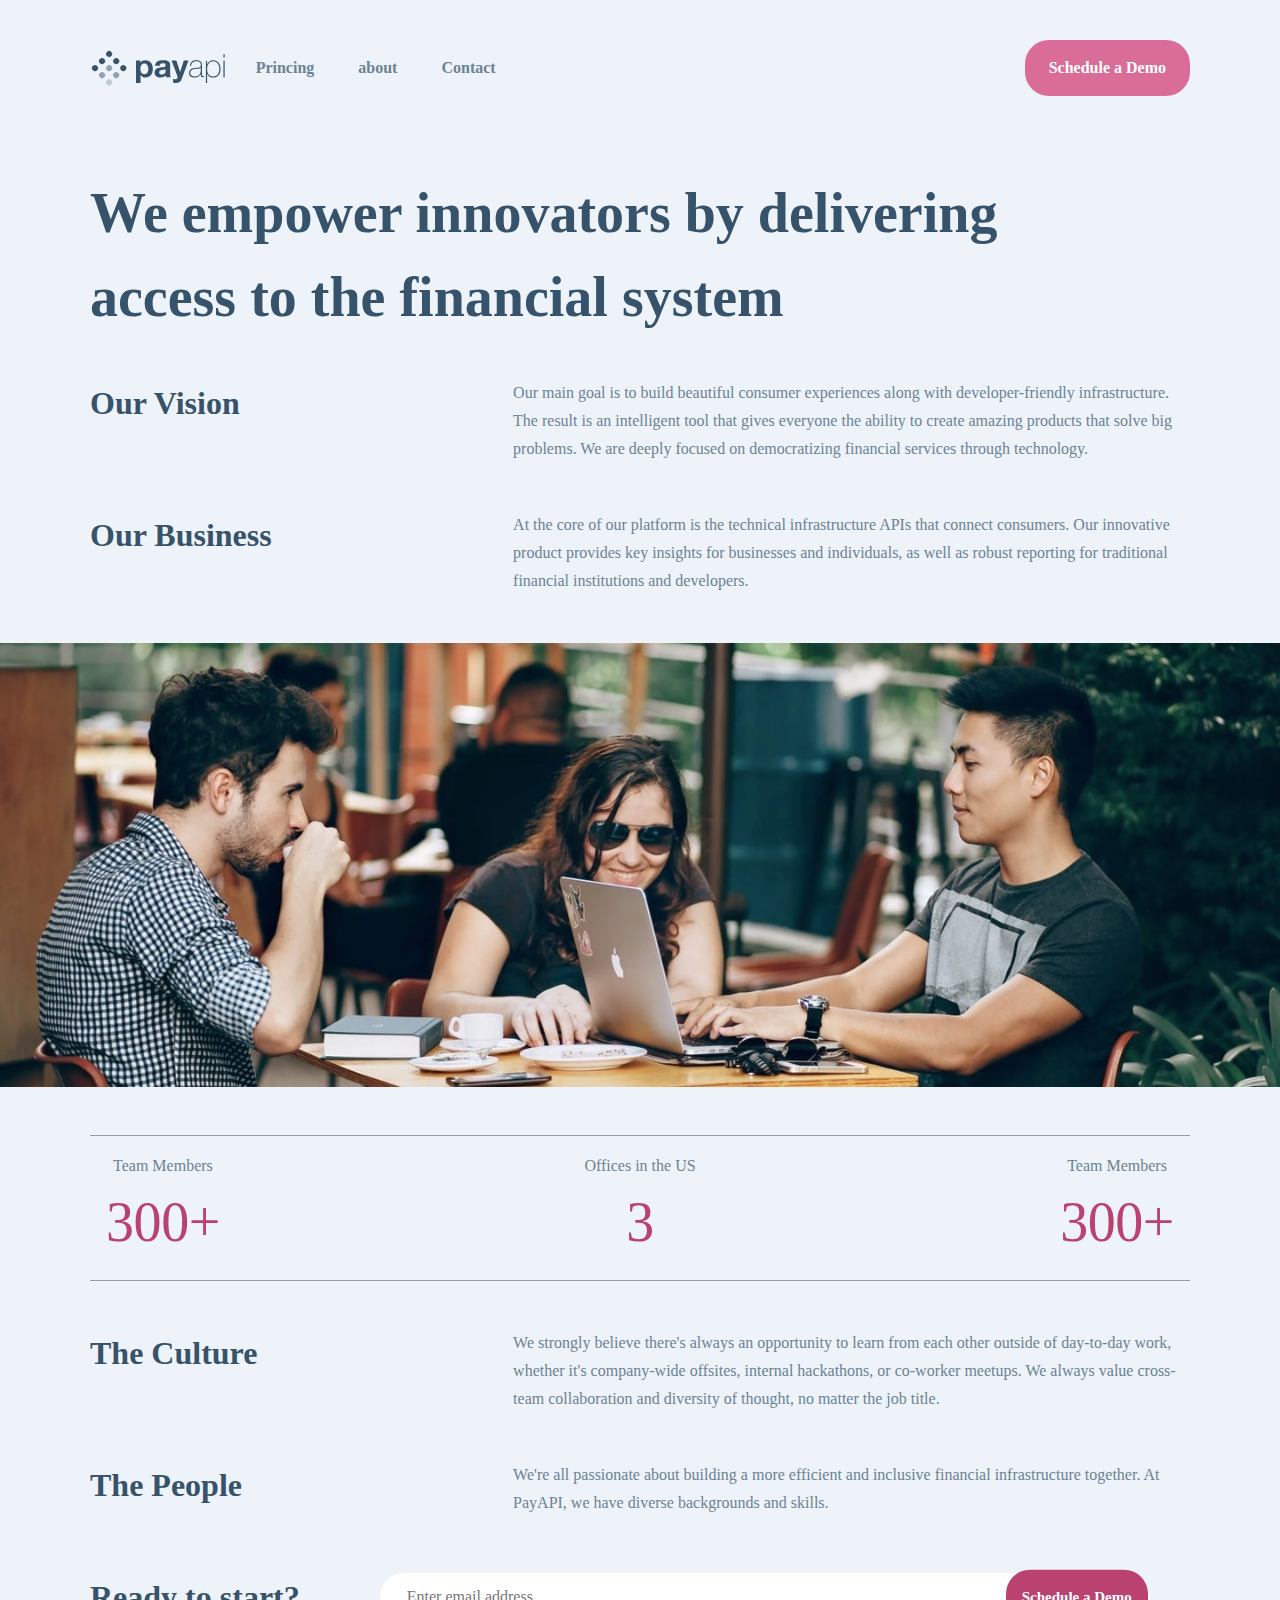
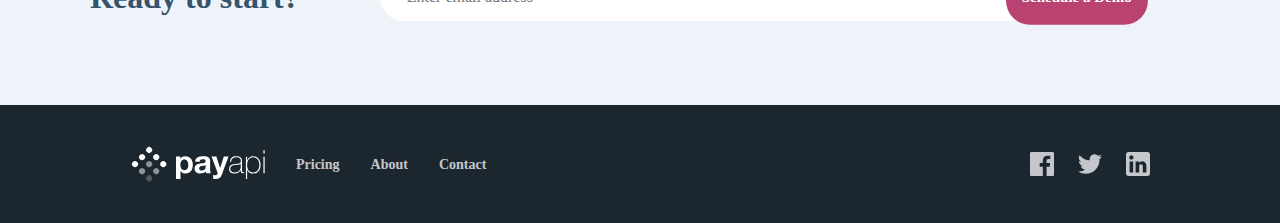
<file: pages/about.html>
<!DOCTYPE html>
<html lang="en">
<head>
    <meta charset="UTF-8">
    <meta name="viewport" content="width=device-width, initial-scale=1.0">
    <title>Document</title>
    <link rel="stylesheet" href="../css/normalize.css">
    <link rel="stylesheet" href="../css/reset.css">
    <link rel="stylesheet" href="../css/main.css">
    <link rel="stylesheet" href="../css/about.css">
    <title>PayAPI - about</title>
</head>
<body>
    <header>
        <nav>
            <a href="../index.html">
                <svg class="logo" width="135" height="38" xmlns="http://www.w3.org/2000/svg">
                    <g fill="#36536B" fill-rule="evenodd">
                        <path
                            d="M50.544 33.934v-7.84h.064a5.36 5.36 0 002.128 1.84c.864.416 1.808.624 2.832.624 1.216 0 2.277-.235 3.184-.704a6.738 6.738 0 002.272-1.888 8.147 8.147 0 001.36-2.72 11.37 11.37 0 00.448-3.2c0-1.173-.15-2.299-.448-3.376-.299-1.077-.757-2.021-1.376-2.832a6.937 6.937 0 00-2.336-1.952c-.939-.49-2.059-.736-3.36-.736-1.024 0-1.963.203-2.816.608-.853.405-1.557 1.056-2.112 1.952h-.064v-2.112H46v22.336h4.544zm3.808-8.768c-.725 0-1.344-.15-1.856-.448a3.595 3.595 0 01-1.232-1.168 5.044 5.044 0 01-.672-1.68 9.192 9.192 0 01-.208-1.952c0-.683.064-1.344.192-1.984a4.98 4.98 0 01.656-1.696c.31-.49.715-.89 1.216-1.2.501-.31 1.125-.464 1.872-.464.725 0 1.339.155 1.84.464.501.31.912.715 1.232 1.216.32.501.55 1.072.688 1.712.139.64.208 1.29.208 1.952 0 .661-.064 1.312-.192 1.952-.128.64-.347 1.2-.656 1.68-.31.48-.715.87-1.216 1.168-.501.299-1.125.448-1.872.448zm15.882 3.392c1.024 0 2.027-.15 3.008-.448a5.921 5.921 0 002.56-1.568 6.52 6.52 0 00.32 1.6h4.608c-.213-.341-.363-.853-.448-1.536a17.288 17.288 0 01-.128-2.144v-8.608c0-1.003-.224-1.808-.672-2.416a4.603 4.603 0 00-1.728-1.424 7.733 7.733 0 00-2.336-.688 18.543 18.543 0 00-2.528-.176c-.917 0-1.83.09-2.736.272a7.809 7.809 0 00-2.448.912 5.448 5.448 0 00-1.792 1.696c-.47.704-.736 1.59-.8 2.656h4.544c.085-.896.384-1.536.896-1.92.512-.384 1.216-.576 2.112-.576.405 0 .784.027 1.136.08.352.053.661.16.928.32s.48.384.64.672c.16.288.24.677.24 1.168.021.47-.117.827-.416 1.072-.299.245-.704.432-1.216.56-.512.128-1.099.224-1.76.288-.661.064-1.333.15-2.016.256-.683.107-1.36.25-2.032.432a5.735 5.735 0 00-1.792.816c-.523.363-.95.848-1.28 1.456-.33.608-.496 1.381-.496 2.32 0 .853.144 1.59.432 2.208a4.17 4.17 0 001.2 1.536c.512.405 1.11.704 1.792.896a8.127 8.127 0 002.208.288zm1.696-3.008c-.363 0-.715-.032-1.056-.096a2.566 2.566 0 01-.896-.336 1.717 1.717 0 01-.608-.656c-.15-.277-.224-.619-.224-1.024 0-.427.075-.779.224-1.056.15-.277.347-.507.592-.688a2.98 2.98 0 01.864-.432c.33-.107.667-.192 1.008-.256.363-.064.725-.117 1.088-.16.363-.043.71-.096 1.04-.16.33-.064.64-.144.928-.24.288-.096.528-.23.72-.4v1.696c0 .256-.027.597-.08 1.024a3.428 3.428 0 01-.432 1.264c-.235.416-.597.773-1.088 1.072-.49.299-1.184.448-2.08.448zm13.962 8.384c1.557 0 2.773-.288 3.648-.864.874-.576 1.557-1.536 2.048-2.88L98.5 11.598h-4.704L90.18 22.926h-.064l-3.744-11.328H81.54l5.792 15.52c.128.32.192.661.192 1.024 0 .49-.144.939-.432 1.344-.288.405-.731.64-1.328.704-.448.021-.896.01-1.344-.032-.448-.043-.886-.085-1.312-.128v3.744c.469.043.933.08 1.392.112.458.032.922.048 1.392.048zm18.698-5.408c.789 0 1.514-.096 2.176-.288a6.581 6.581 0 001.776-.8c.522-.341.965-.73 1.328-1.168.362-.437.64-.901.832-1.392h.064v.864c0 .341.026.656.08.944.053.288.154.539.304.752.149.213.368.384.656.512.288.128.677.192 1.168.192.34 0 .672-.043.992-.128V26.99a5.835 5.835 0 01-.896.096c-.278 0-.491-.059-.64-.176a.961.961 0 01-.32-.464 2.357 2.357 0 01-.112-.64c-.011-.235-.016-.47-.016-.704v-9.568c0-1.259-.454-2.277-1.36-3.056-.907-.779-2.352-1.168-4.336-1.168-1.984 0-3.515.453-4.592 1.36-1.078.907-1.66 2.267-1.744 4.08h1.216c.085-1.472.58-2.57 1.488-3.296.906-.725 2.096-1.088 3.568-1.088.832 0 1.536.085 2.112.256.576.17 1.045.405 1.408.704.362.299.629.64.8 1.024.17.384.256.8.256 1.248 0 .576-.032 1.056-.096 1.44a1.64 1.64 0 01-.48.944c-.256.245-.635.437-1.136.576-.502.139-1.19.24-2.064.304l-1.888.16c-.662.064-1.35.17-2.064.32-.715.15-1.366.4-1.952.752a4.367 4.367 0 00-1.456 1.44c-.384.608-.576 1.392-.576 2.352 0 1.579.48 2.747 1.44 3.504.96.757 2.314 1.136 4.064 1.136zm.032-1.056c-1.344 0-2.4-.293-3.168-.88-.768-.587-1.152-1.488-1.152-2.704 0-.768.149-1.392.448-1.872.298-.48.688-.859 1.168-1.136a5.213 5.213 0 011.616-.592 20.778 20.778 0 011.792-.272l2.048-.192a16.93 16.93 0 002.032-.288c.608-.128 1.06-.373 1.36-.736v3.072c0 .213-.06.624-.176 1.232-.118.608-.39 1.237-.816 1.888-.427.65-1.046 1.227-1.856 1.728-.811.501-1.91.752-3.296.752zm12.49 6.56v-9.312h.063c.491 1.344 1.27 2.315 2.336 2.912 1.067.597 2.283.896 3.648.896 1.26 0 2.352-.213 3.28-.64a6.254 6.254 0 002.304-1.776c.608-.757 1.062-1.659 1.36-2.704.3-1.045.448-2.197.448-3.456 0-1.152-.149-2.25-.448-3.296-.298-1.045-.752-1.963-1.36-2.752a6.651 6.651 0 00-2.304-1.888c-.928-.47-2.02-.704-3.28-.704-.896 0-1.69.139-2.384.416a6.39 6.39 0 00-1.776 1.04c-.49.416-.885.87-1.184 1.36-.298.49-.512.939-.64 1.344h-.064v-3.776h-1.216V34.03h1.216zm6.047-6.56c-1.152 0-2.117-.208-2.896-.624a5.008 5.008 0 01-1.856-1.664c-.458-.693-.784-1.493-.976-2.4a13.637 13.637 0 01-.288-2.832c0-.981.107-1.925.32-2.832a7.152 7.152 0 011.04-2.416 5.407 5.407 0 011.872-1.696c.768-.427 1.696-.64 2.784-.64 1.11 0 2.054.219 2.832.656a5.599 5.599 0 011.904 1.728c.491.715.854 1.525 1.088 2.432.235.907.352 1.83.352 2.768 0 1.024-.122 1.99-.368 2.896-.245.907-.618 1.701-1.12 2.384a5.487 5.487 0 01-1.92 1.632c-.778.405-1.7.608-2.768.608zm11.498-18.88V5.294h-1.216V8.59h1.216zm0 19.552V11.694h-1.216v16.448h1.216z"
                            fill-rule="nonzero" />
                        <g>
                            <circle transform="rotate(45 19.142 5)" cx="19.142" cy="5" r="3" />
                            <circle transform="rotate(45 26.213 12.071)" cx="26.213" cy="12.071" r="3" />
                            <circle transform="rotate(45 33.284 19.142)" cx="33.284" cy="19.142" r="3" />
                            <circle transform="rotate(45 12.071 12.071)" cx="12.071" cy="12.071" r="3" />
                            <circle opacity=".5" transform="rotate(45 19.142 19.142)" cx="19.142" cy="19.142" r="3" />
                            <circle opacity=".5" transform="rotate(45 26.213 26.213)" cx="26.213" cy="26.213" r="3" />
                            <circle transform="rotate(45 5 19.142)" cx="5" cy="19.142" r="3" />
                            <circle opacity=".5" transform="rotate(45 12.071 26.213)" cx="12.071" cy="26.213" r="3" />
                            <circle opacity=".25" transform="rotate(45 19.142 33.284)" cx="19.142" cy="33.284" r="3" />
                        </g>
                    </g>
                </svg>
            </a>
            <svg class="burger-btn" width="28" height="17" xmlns="http://www.w3.org/2000/svg">
                <g fill="#36536B" fill-rule="evenodd">
                    <path d="M0 0h28v3H0zM0 7h28v3H0zM0 14h28v3H0z" />
                </g>
            </svg>
            <div class="main-nav">
                <svg class="close-btn" width="22" height="23" xmlns="http://www.w3.org/2000/svg">
                    <path
                        d="M19.839.54L21.96 2.66 13.12 11.5l8.84 8.839-2.121 2.121-8.84-8.84-8.838 8.84L.04 20.34l8.838-8.84L.04 2.662 2.16.54 11 9.378 19.839.54z"
                        fill="#FBFCFE" fill-rule="evenodd" />
                </svg>
                <ul id="nav">
                    
                    <li><a href="pricing.html" class="nav-link">Princing</a></li>
                    <li><a href="about.html" class="nav-link">about</a></li>
                    <li><a href="contact.html" class="nav-link">Contact</a></li>
    
                </ul>
                <a href="#" class="nav-cta">Schedule a Demo</a>
            </div>
        </nav>
    </header>

    <h1>We empower innovators
        by delivering access to the financial system</h1>

    <article>
        <h2 class="article-title" >Our Vision</h2>
        <p class="article-description">Our main goal is to build beautiful consumer experiences along with developer-friendly infrastructure. The result is an intelligent tool that gives everyone the ability to create amazing products that solve big problems. We are deeply focused on democratizing financial services through technology. </p>
    </article>
    <article>
        <h2 class="article-title">Our Business</h2>
        <p class="article-description">At the core of our platform is the technical infrastructure APIs that connect consumers. Our innovative product provides key insights for businesses and individuals, as well as robust reporting for traditional financial institutions and developers. </p>
    </article>
    <img src="../assets/about/desktop/image-team-members.jpg" alt="">
    <section class="stats">
        <div class="stat">
            <p>Team Members</p>
            <h3>300+</h3>
        </div>
        <div class="stat">
            <p>Offices in the US</p>
            <h3>3</h3>
        </div>
        <div class="stat">
            <p>Team Members</p>
            <h3>300+</h3>
        </div>
    </section>
    <article>
        <h2 class="article-title">The Culture</h2>
        <p class="article-description">We strongly believe there's always an opportunity to learn from each other outside of day-to-day work, whether it's company-wide offsites, internal hackathons, or co-worker meetups. We always value cross-team collaboration and diversity of thought, no matter the job title.</p>
    </article>
    <article>
        <h2 class="article-title">The People</h2>
        <p class="article-description"> We're all passionate about building a more efficient and inclusive financial infrastructure together. At PayAPI, we have diverse backgrounds and skills.</p>
    </article>
    <section class="demo">
        <h2>Ready to start?</h2>
        <form action="">
            <input type="email" placeholder="Enter email address">
            <a href="#" class="main-cta">Schedule a Demo</a>
        </form>
    </section>
    <footer>
        <div class="footer-content">
            <div class="links">
                <svg width="135" height="38" xmlns="http://www.w3.org/2000/svg">
                    <g fill="white" fill-rule="evenodd">
                        <path
                            d="M50.544 33.934v-7.84h.064a5.36 5.36 0 002.128 1.84c.864.416 1.808.624 2.832.624 1.216 0 2.277-.235 3.184-.704a6.738 6.738 0 002.272-1.888 8.147 8.147 0 001.36-2.72 11.37 11.37 0 00.448-3.2c0-1.173-.15-2.299-.448-3.376-.299-1.077-.757-2.021-1.376-2.832a6.937 6.937 0 00-2.336-1.952c-.939-.49-2.059-.736-3.36-.736-1.024 0-1.963.203-2.816.608-.853.405-1.557 1.056-2.112 1.952h-.064v-2.112H46v22.336h4.544zm3.808-8.768c-.725 0-1.344-.15-1.856-.448a3.595 3.595 0 01-1.232-1.168 5.044 5.044 0 01-.672-1.68 9.192 9.192 0 01-.208-1.952c0-.683.064-1.344.192-1.984a4.98 4.98 0 01.656-1.696c.31-.49.715-.89 1.216-1.2.501-.31 1.125-.464 1.872-.464.725 0 1.339.155 1.84.464.501.31.912.715 1.232 1.216.32.501.55 1.072.688 1.712.139.64.208 1.29.208 1.952 0 .661-.064 1.312-.192 1.952-.128.64-.347 1.2-.656 1.68-.31.48-.715.87-1.216 1.168-.501.299-1.125.448-1.872.448zm15.882 3.392c1.024 0 2.027-.15 3.008-.448a5.921 5.921 0 002.56-1.568 6.52 6.52 0 00.32 1.6h4.608c-.213-.341-.363-.853-.448-1.536a17.288 17.288 0 01-.128-2.144v-8.608c0-1.003-.224-1.808-.672-2.416a4.603 4.603 0 00-1.728-1.424 7.733 7.733 0 00-2.336-.688 18.543 18.543 0 00-2.528-.176c-.917 0-1.83.09-2.736.272a7.809 7.809 0 00-2.448.912 5.448 5.448 0 00-1.792 1.696c-.47.704-.736 1.59-.8 2.656h4.544c.085-.896.384-1.536.896-1.92.512-.384 1.216-.576 2.112-.576.405 0 .784.027 1.136.08.352.053.661.16.928.32s.48.384.64.672c.16.288.24.677.24 1.168.021.47-.117.827-.416 1.072-.299.245-.704.432-1.216.56-.512.128-1.099.224-1.76.288-.661.064-1.333.15-2.016.256-.683.107-1.36.25-2.032.432a5.735 5.735 0 00-1.792.816c-.523.363-.95.848-1.28 1.456-.33.608-.496 1.381-.496 2.32 0 .853.144 1.59.432 2.208a4.17 4.17 0 001.2 1.536c.512.405 1.11.704 1.792.896a8.127 8.127 0 002.208.288zm1.696-3.008c-.363 0-.715-.032-1.056-.096a2.566 2.566 0 01-.896-.336 1.717 1.717 0 01-.608-.656c-.15-.277-.224-.619-.224-1.024 0-.427.075-.779.224-1.056.15-.277.347-.507.592-.688a2.98 2.98 0 01.864-.432c.33-.107.667-.192 1.008-.256.363-.064.725-.117 1.088-.16.363-.043.71-.096 1.04-.16.33-.064.64-.144.928-.24.288-.096.528-.23.72-.4v1.696c0 .256-.027.597-.08 1.024a3.428 3.428 0 01-.432 1.264c-.235.416-.597.773-1.088 1.072-.49.299-1.184.448-2.08.448zm13.962 8.384c1.557 0 2.773-.288 3.648-.864.874-.576 1.557-1.536 2.048-2.88L98.5 11.598h-4.704L90.18 22.926h-.064l-3.744-11.328H81.54l5.792 15.52c.128.32.192.661.192 1.024 0 .49-.144.939-.432 1.344-.288.405-.731.64-1.328.704-.448.021-.896.01-1.344-.032-.448-.043-.886-.085-1.312-.128v3.744c.469.043.933.08 1.392.112.458.032.922.048 1.392.048zm18.698-5.408c.789 0 1.514-.096 2.176-.288a6.581 6.581 0 001.776-.8c.522-.341.965-.73 1.328-1.168.362-.437.64-.901.832-1.392h.064v.864c0 .341.026.656.08.944.053.288.154.539.304.752.149.213.368.384.656.512.288.128.677.192 1.168.192.34 0 .672-.043.992-.128V26.99a5.835 5.835 0 01-.896.096c-.278 0-.491-.059-.64-.176a.961.961 0 01-.32-.464 2.357 2.357 0 01-.112-.64c-.011-.235-.016-.47-.016-.704v-9.568c0-1.259-.454-2.277-1.36-3.056-.907-.779-2.352-1.168-4.336-1.168-1.984 0-3.515.453-4.592 1.36-1.078.907-1.66 2.267-1.744 4.08h1.216c.085-1.472.58-2.57 1.488-3.296.906-.725 2.096-1.088 3.568-1.088.832 0 1.536.085 2.112.256.576.17 1.045.405 1.408.704.362.299.629.64.8 1.024.17.384.256.8.256 1.248 0 .576-.032 1.056-.096 1.44a1.64 1.64 0 01-.48.944c-.256.245-.635.437-1.136.576-.502.139-1.19.24-2.064.304l-1.888.16c-.662.064-1.35.17-2.064.32-.715.15-1.366.4-1.952.752a4.367 4.367 0 00-1.456 1.44c-.384.608-.576 1.392-.576 2.352 0 1.579.48 2.747 1.44 3.504.96.757 2.314 1.136 4.064 1.136zm.032-1.056c-1.344 0-2.4-.293-3.168-.88-.768-.587-1.152-1.488-1.152-2.704 0-.768.149-1.392.448-1.872.298-.48.688-.859 1.168-1.136a5.213 5.213 0 011.616-.592 20.778 20.778 0 011.792-.272l2.048-.192a16.93 16.93 0 002.032-.288c.608-.128 1.06-.373 1.36-.736v3.072c0 .213-.06.624-.176 1.232-.118.608-.39 1.237-.816 1.888-.427.65-1.046 1.227-1.856 1.728-.811.501-1.91.752-3.296.752zm12.49 6.56v-9.312h.063c.491 1.344 1.27 2.315 2.336 2.912 1.067.597 2.283.896 3.648.896 1.26 0 2.352-.213 3.28-.64a6.254 6.254 0 002.304-1.776c.608-.757 1.062-1.659 1.36-2.704.3-1.045.448-2.197.448-3.456 0-1.152-.149-2.25-.448-3.296-.298-1.045-.752-1.963-1.36-2.752a6.651 6.651 0 00-2.304-1.888c-.928-.47-2.02-.704-3.28-.704-.896 0-1.69.139-2.384.416a6.39 6.39 0 00-1.776 1.04c-.49.416-.885.87-1.184 1.36-.298.49-.512.939-.64 1.344h-.064v-3.776h-1.216V34.03h1.216zm6.047-6.56c-1.152 0-2.117-.208-2.896-.624a5.008 5.008 0 01-1.856-1.664c-.458-.693-.784-1.493-.976-2.4a13.637 13.637 0 01-.288-2.832c0-.981.107-1.925.32-2.832a7.152 7.152 0 011.04-2.416 5.407 5.407 0 011.872-1.696c.768-.427 1.696-.64 2.784-.64 1.11 0 2.054.219 2.832.656a5.599 5.599 0 011.904 1.728c.491.715.854 1.525 1.088 2.432.235.907.352 1.83.352 2.768 0 1.024-.122 1.99-.368 2.896-.245.907-.618 1.701-1.12 2.384a5.487 5.487 0 01-1.92 1.632c-.778.405-1.7.608-2.768.608zm11.498-18.88V5.294h-1.216V8.59h1.216zm0 19.552V11.694h-1.216v16.448h1.216z"
                            fill-rule="nonzero" />
                        <g>
                            <circle transform="rotate(45 19.142 5)" cx="19.142" cy="5" r="3" />
                            <circle transform="rotate(45 26.213 12.071)" cx="26.213" cy="12.071" r="3" />
                            <circle transform="rotate(45 33.284 19.142)" cx="33.284" cy="19.142" r="3" />
                            <circle transform="rotate(45 12.071 12.071)" cx="12.071" cy="12.071" r="3" />
                            <circle opacity=".5" transform="rotate(45 19.142 19.142)" cx="19.142" cy="19.142" r="3" />
                            <circle opacity=".5" transform="rotate(45 26.213 26.213)" cx="26.213" cy="26.213" r="3" />
                            <circle transform="rotate(45 5 19.142)" cx="5" cy="19.142" r="3" />
                            <circle opacity=".5" transform="rotate(45 12.071 26.213)" cx="12.071" cy="26.213" r="3" />
                            <circle opacity=".25" transform="rotate(45 19.142 33.284)" cx="19.142" cy="33.284" r="3" />
                        </g>
                    </g>
                </svg>
                <a href="pricing.html">Pricing</a>
                <a href="about.html">About</a>
                <a href="contact.html">Contact</a>
            </div>

            <div class="social-icon">
                <a href="https://www.youtube.com/watch?v=dQw4w9WgXcQ"><svg width="24" height="24"
                        xmlns="http://www.w3.org/2000/svg">
                        <path
                            d="M22.675 0H1.325C.593 0 0 .593 0 1.325v21.351C0 23.407.593 24 1.325 24H12.82v-9.294H9.692v-3.622h3.128V8.413c0-3.1 1.893-4.788 4.659-4.788 1.325 0 2.463.099 2.795.143v3.24l-1.918.001c-1.504 0-1.795.715-1.795 1.763v2.313h3.587l-.467 3.622h-3.12V24h6.116c.73 0 1.323-.593 1.323-1.325V1.325C24 .593 23.407 0 22.675 0z"
                            fill="#FBFCFE" fill-rule="nonzero" />
                    </svg></a>
                <a href="https://www.youtube.com/watch?v=dQw4w9WgXcQ"><svg width="24" height="20"
                        xmlns="http://www.w3.org/2000/svg">
                        <path
                            d="M24 2.557a9.83 9.83 0 01-2.828.775A4.932 4.932 0 0023.337.608a9.864 9.864 0 01-3.127 1.195A4.916 4.916 0 0016.616.248c-3.179 0-5.515 2.966-4.797 6.045A13.978 13.978 0 011.671 1.149a4.93 4.93 0 001.523 6.574 4.903 4.903 0 01-2.229-.616c-.054 2.281 1.581 4.415 3.949 4.89a4.935 4.935 0 01-2.224.084 4.928 4.928 0 004.6 3.419A9.9 9.9 0 010 17.54a13.94 13.94 0 007.548 2.212c9.142 0 14.307-7.721 13.995-14.646A10.025 10.025 0 0024 2.557z"
                            fill="#FBFCFE" fill-rule="nonzero" />
                    </svg></a>
                <a href="https://www.youtube.com/watch?v=dQw4w9WgXcQ"><svg width="24" height="24"
                        xmlns="http://www.w3.org/2000/svg">
                        <path
                            d="M21.6 0H2.4C1.08 0 0 1.08 0 2.4v19.2C0 22.92 1.08 24 2.4 24h19.2c1.32 0 2.4-1.08 2.4-2.4V2.4C24 1.08 22.92 0 21.6 0zM7.2 20.4H3.6V9.6h3.6v10.8zM5.4 7.56c-1.2 0-2.16-.96-2.16-2.16 0-1.2.96-2.16 2.16-2.16 1.2 0 2.16.96 2.16 2.16 0 1.2-.96 2.16-2.16 2.16zm15 12.84h-3.6v-6.36c0-.96-.84-1.8-1.8-1.8-.96 0-1.8.84-1.8 1.8v6.36H9.6V9.6h3.6v1.44c.6-.96 1.92-1.68 3-1.68 2.28 0 4.2 1.92 4.2 4.2v6.84z"
                            fill="#FFF" fill-rule="nonzero" />
                    </svg></a>
            </div>
        </div>
    </footer>
    <script src="../js/script.js"></script>
</body>
</html>
</file>
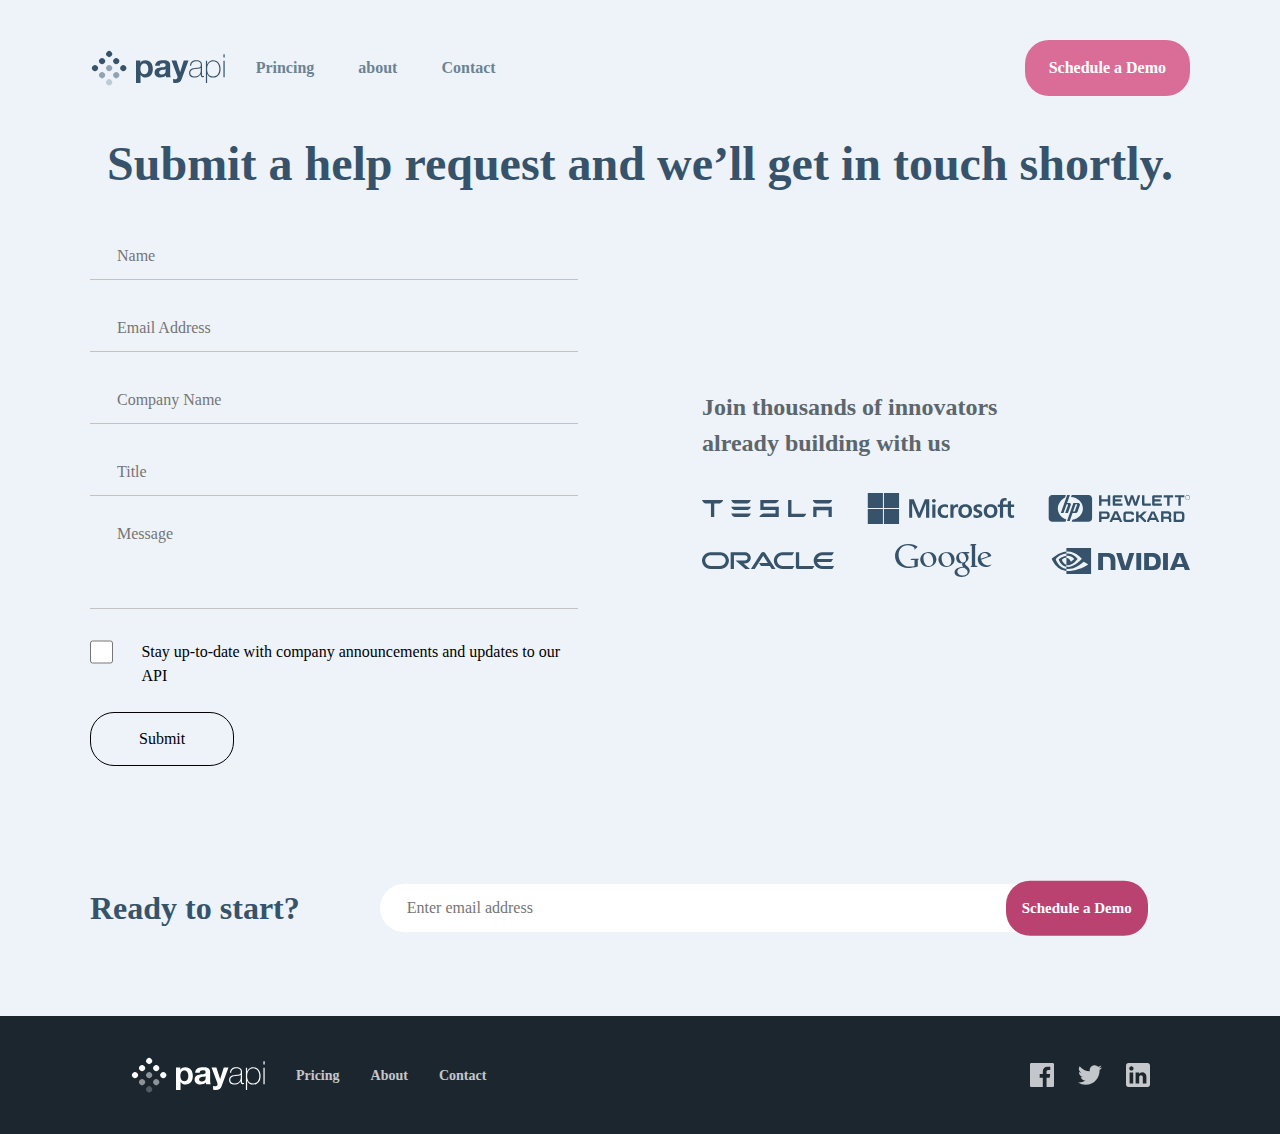
<file: pages/contact.html>
<!DOCTYPE html>
<html lang="en">
<head>
    <meta charset="UTF-8">
    <meta name="viewport" content="width=device-width, initial-scale=1.0">
    <title>PayAPI - contact</title>
    <link rel="stylesheet" href="../css/normalize.css">
    <link rel="stylesheet" href="../css/reset.css">
    <link rel="stylesheet" href="../css/main.css">
    <link rel="stylesheet" href="../css/contact.css">
</head>
<body>
    <header>
        <nav>
            <a href="../index.html">
                <svg class="logo" width="135" height="38" xmlns="http://www.w3.org/2000/svg">
                    <g fill="#36536B" fill-rule="evenodd">
                        <path
                            d="M50.544 33.934v-7.84h.064a5.36 5.36 0 002.128 1.84c.864.416 1.808.624 2.832.624 1.216 0 2.277-.235 3.184-.704a6.738 6.738 0 002.272-1.888 8.147 8.147 0 001.36-2.72 11.37 11.37 0 00.448-3.2c0-1.173-.15-2.299-.448-3.376-.299-1.077-.757-2.021-1.376-2.832a6.937 6.937 0 00-2.336-1.952c-.939-.49-2.059-.736-3.36-.736-1.024 0-1.963.203-2.816.608-.853.405-1.557 1.056-2.112 1.952h-.064v-2.112H46v22.336h4.544zm3.808-8.768c-.725 0-1.344-.15-1.856-.448a3.595 3.595 0 01-1.232-1.168 5.044 5.044 0 01-.672-1.68 9.192 9.192 0 01-.208-1.952c0-.683.064-1.344.192-1.984a4.98 4.98 0 01.656-1.696c.31-.49.715-.89 1.216-1.2.501-.31 1.125-.464 1.872-.464.725 0 1.339.155 1.84.464.501.31.912.715 1.232 1.216.32.501.55 1.072.688 1.712.139.64.208 1.29.208 1.952 0 .661-.064 1.312-.192 1.952-.128.64-.347 1.2-.656 1.68-.31.48-.715.87-1.216 1.168-.501.299-1.125.448-1.872.448zm15.882 3.392c1.024 0 2.027-.15 3.008-.448a5.921 5.921 0 002.56-1.568 6.52 6.52 0 00.32 1.6h4.608c-.213-.341-.363-.853-.448-1.536a17.288 17.288 0 01-.128-2.144v-8.608c0-1.003-.224-1.808-.672-2.416a4.603 4.603 0 00-1.728-1.424 7.733 7.733 0 00-2.336-.688 18.543 18.543 0 00-2.528-.176c-.917 0-1.83.09-2.736.272a7.809 7.809 0 00-2.448.912 5.448 5.448 0 00-1.792 1.696c-.47.704-.736 1.59-.8 2.656h4.544c.085-.896.384-1.536.896-1.92.512-.384 1.216-.576 2.112-.576.405 0 .784.027 1.136.08.352.053.661.16.928.32s.48.384.64.672c.16.288.24.677.24 1.168.021.47-.117.827-.416 1.072-.299.245-.704.432-1.216.56-.512.128-1.099.224-1.76.288-.661.064-1.333.15-2.016.256-.683.107-1.36.25-2.032.432a5.735 5.735 0 00-1.792.816c-.523.363-.95.848-1.28 1.456-.33.608-.496 1.381-.496 2.32 0 .853.144 1.59.432 2.208a4.17 4.17 0 001.2 1.536c.512.405 1.11.704 1.792.896a8.127 8.127 0 002.208.288zm1.696-3.008c-.363 0-.715-.032-1.056-.096a2.566 2.566 0 01-.896-.336 1.717 1.717 0 01-.608-.656c-.15-.277-.224-.619-.224-1.024 0-.427.075-.779.224-1.056.15-.277.347-.507.592-.688a2.98 2.98 0 01.864-.432c.33-.107.667-.192 1.008-.256.363-.064.725-.117 1.088-.16.363-.043.71-.096 1.04-.16.33-.064.64-.144.928-.24.288-.096.528-.23.72-.4v1.696c0 .256-.027.597-.08 1.024a3.428 3.428 0 01-.432 1.264c-.235.416-.597.773-1.088 1.072-.49.299-1.184.448-2.08.448zm13.962 8.384c1.557 0 2.773-.288 3.648-.864.874-.576 1.557-1.536 2.048-2.88L98.5 11.598h-4.704L90.18 22.926h-.064l-3.744-11.328H81.54l5.792 15.52c.128.32.192.661.192 1.024 0 .49-.144.939-.432 1.344-.288.405-.731.64-1.328.704-.448.021-.896.01-1.344-.032-.448-.043-.886-.085-1.312-.128v3.744c.469.043.933.08 1.392.112.458.032.922.048 1.392.048zm18.698-5.408c.789 0 1.514-.096 2.176-.288a6.581 6.581 0 001.776-.8c.522-.341.965-.73 1.328-1.168.362-.437.64-.901.832-1.392h.064v.864c0 .341.026.656.08.944.053.288.154.539.304.752.149.213.368.384.656.512.288.128.677.192 1.168.192.34 0 .672-.043.992-.128V26.99a5.835 5.835 0 01-.896.096c-.278 0-.491-.059-.64-.176a.961.961 0 01-.32-.464 2.357 2.357 0 01-.112-.64c-.011-.235-.016-.47-.016-.704v-9.568c0-1.259-.454-2.277-1.36-3.056-.907-.779-2.352-1.168-4.336-1.168-1.984 0-3.515.453-4.592 1.36-1.078.907-1.66 2.267-1.744 4.08h1.216c.085-1.472.58-2.57 1.488-3.296.906-.725 2.096-1.088 3.568-1.088.832 0 1.536.085 2.112.256.576.17 1.045.405 1.408.704.362.299.629.64.8 1.024.17.384.256.8.256 1.248 0 .576-.032 1.056-.096 1.44a1.64 1.64 0 01-.48.944c-.256.245-.635.437-1.136.576-.502.139-1.19.24-2.064.304l-1.888.16c-.662.064-1.35.17-2.064.32-.715.15-1.366.4-1.952.752a4.367 4.367 0 00-1.456 1.44c-.384.608-.576 1.392-.576 2.352 0 1.579.48 2.747 1.44 3.504.96.757 2.314 1.136 4.064 1.136zm.032-1.056c-1.344 0-2.4-.293-3.168-.88-.768-.587-1.152-1.488-1.152-2.704 0-.768.149-1.392.448-1.872.298-.48.688-.859 1.168-1.136a5.213 5.213 0 011.616-.592 20.778 20.778 0 011.792-.272l2.048-.192a16.93 16.93 0 002.032-.288c.608-.128 1.06-.373 1.36-.736v3.072c0 .213-.06.624-.176 1.232-.118.608-.39 1.237-.816 1.888-.427.65-1.046 1.227-1.856 1.728-.811.501-1.91.752-3.296.752zm12.49 6.56v-9.312h.063c.491 1.344 1.27 2.315 2.336 2.912 1.067.597 2.283.896 3.648.896 1.26 0 2.352-.213 3.28-.64a6.254 6.254 0 002.304-1.776c.608-.757 1.062-1.659 1.36-2.704.3-1.045.448-2.197.448-3.456 0-1.152-.149-2.25-.448-3.296-.298-1.045-.752-1.963-1.36-2.752a6.651 6.651 0 00-2.304-1.888c-.928-.47-2.02-.704-3.28-.704-.896 0-1.69.139-2.384.416a6.39 6.39 0 00-1.776 1.04c-.49.416-.885.87-1.184 1.36-.298.49-.512.939-.64 1.344h-.064v-3.776h-1.216V34.03h1.216zm6.047-6.56c-1.152 0-2.117-.208-2.896-.624a5.008 5.008 0 01-1.856-1.664c-.458-.693-.784-1.493-.976-2.4a13.637 13.637 0 01-.288-2.832c0-.981.107-1.925.32-2.832a7.152 7.152 0 011.04-2.416 5.407 5.407 0 011.872-1.696c.768-.427 1.696-.64 2.784-.64 1.11 0 2.054.219 2.832.656a5.599 5.599 0 011.904 1.728c.491.715.854 1.525 1.088 2.432.235.907.352 1.83.352 2.768 0 1.024-.122 1.99-.368 2.896-.245.907-.618 1.701-1.12 2.384a5.487 5.487 0 01-1.92 1.632c-.778.405-1.7.608-2.768.608zm11.498-18.88V5.294h-1.216V8.59h1.216zm0 19.552V11.694h-1.216v16.448h1.216z"
                            fill-rule="nonzero" />
                        <g>
                            <circle transform="rotate(45 19.142 5)" cx="19.142" cy="5" r="3" />
                            <circle transform="rotate(45 26.213 12.071)" cx="26.213" cy="12.071" r="3" />
                            <circle transform="rotate(45 33.284 19.142)" cx="33.284" cy="19.142" r="3" />
                            <circle transform="rotate(45 12.071 12.071)" cx="12.071" cy="12.071" r="3" />
                            <circle opacity=".5" transform="rotate(45 19.142 19.142)" cx="19.142" cy="19.142" r="3" />
                            <circle opacity=".5" transform="rotate(45 26.213 26.213)" cx="26.213" cy="26.213" r="3" />
                            <circle transform="rotate(45 5 19.142)" cx="5" cy="19.142" r="3" />
                            <circle opacity=".5" transform="rotate(45 12.071 26.213)" cx="12.071" cy="26.213" r="3" />
                            <circle opacity=".25" transform="rotate(45 19.142 33.284)" cx="19.142" cy="33.284" r="3" />
                        </g>
                    </g>
                </svg>
            </a>
            <svg class="burger-btn" width="28" height="17" xmlns="http://www.w3.org/2000/svg">
                <g fill="#36536B" fill-rule="evenodd">
                    <path d="M0 0h28v3H0zM0 7h28v3H0zM0 14h28v3H0z" />
                </g>
            </svg>
            <div class="main-nav">
                <svg class="close-btn" width="22" height="23" xmlns="http://www.w3.org/2000/svg">
                    <path
                        d="M19.839.54L21.96 2.66 13.12 11.5l8.84 8.839-2.121 2.121-8.84-8.84-8.838 8.84L.04 20.34l8.838-8.84L.04 2.662 2.16.54 11 9.378 19.839.54z"
                        fill="#FBFCFE" fill-rule="evenodd" />
                </svg>
                <ul id="nav">
                    
                    <li><a href="pricing.html" class="nav-link">Princing</a></li>
                    <li><a href="about.html" class="nav-link">about</a></li>
                    <li><a href="contact.html" class="nav-link">Contact</a></li>
    
                </ul>
                <a href="#" class="nav-cta">Schedule a Demo</a>
            </div>
        </nav>
    </header>
    <h1>Submit a help request 
        and we’ll get in touch shortly.</h1>
    
    <main>
        <form action="" class="contact">
            <input type="text" placeholder="Name">
            <input type="email" placeholder="Email Address">
            <input type="text" placeholder="Company Name">
            <input type="text" placeholder="Title">
            <textarea name="" placeholder="Message"></textarea>
            <div class="checkbox">
                <input id="up-to-date-checkbox" name="up-to-date-checkbox" type="checkbox">
                <label for="up-to-date-checkbox" >Stay up-to-date with company announcements and updates to our API</label>
            </div>
            <button>Submit</button>
        </form>
    
        <div class="partner">
            <h2>Join thousands of innovators already building with us</h2>
            <div class="patterns-logo">
                <svg aria-label="Tesla Logo" width="131" height="17" xmlns="http://www.w3.org/2000/svg">
                    <path
                        d="M89.447.047v13.628h14.74c-.375 1.405-1.264 2.623-2.902 3.325h-15.16V.047h3.322zm-12.588 0c-.374 1.452-1.825 2.81-3.603 3.325H61.558l.047 3.372h15.16V17H57.347c.796-1.64 2.387-2.904 4.259-3.419H73.49V10.07H58.33V.047zM21.196 0v.047c-.371 1.503-1.623 2.912-3.386 3.381h-5.287l-.279.094V17H8.951V3.522l-.278-.094H3.386C1.67 3.052.37 1.55 0 .047L21.196 0zm108.586 6.744V17h-3.275v-6.837h-11.98V17h-3.275V6.744h18.53zM48.783 13.58c-.327 1.499-1.637 3.091-3.416 3.419H32.733c-1.778-.328-3.088-1.92-3.462-3.419zm0-6.884c-.327 1.499-1.637 3.09-3.416 3.419H32.733c-1.778-.375-3.088-1.92-3.462-3.419zM130.203 0c-.374 1.499-1.637 3.09-3.416 3.419h-12.634c-1.731-.375-3.041-1.92-3.416-3.419zm-81.42 0c-.327 1.499-1.637 3.09-3.416 3.419H32.733c-1.778-.375-3.088-1.92-3.462-3.419z"
                        fill="#36536B" fill-rule="nonzero" />
                </svg>
                <svg aria-label="Microsoft Logo" width="148" height="31" xmlns="http://www.w3.org/2000/svg">
                    <path
                        d="M15.922 16v15H.782V16h15.14zm16.149 0v15H16.93V16h15.14zm79.549-4.777c.457 0 .983.054 1.562.16.582.107 1.061.238 1.425.392l.05.021v2.858l-.13-.087a5.195 5.195 0 00-1.403-.642 5.593 5.593 0 00-1.607-.244c-.57 0-1.023.127-1.35.376-.323.248-.48.554-.48.936 0 .432.127.772.378 1.013.261.25.894.574 1.881.965 1.24.493 2.128 1.05 2.64 1.659.516.612.777 1.372.777 2.258 0 1.228-.486 2.232-1.444 2.985-.953.748-2.258 1.127-3.88 1.127-.525 0-1.13-.07-1.795-.205-.667-.135-1.232-.308-1.681-.512l-.049-.022v-3.014l.132.094a6.547 6.547 0 001.776.888c.639.208 1.222.313 1.733.313 1.38 0 2.05-.43 2.05-1.313 0-.31-.067-.561-.197-.745-.134-.187-.371-.38-.706-.572-.342-.195-.88-.443-1.603-.736-.86-.365-1.508-.723-1.928-1.065a3.28 3.28 0 01-.948-1.221c-.204-.465-.308-1.013-.308-1.63 0-1.187.482-2.168 1.431-2.916.944-.744 2.18-1.12 3.674-1.12zM137.763 5c.734 0 1.327.078 1.762.232l.055.02v2.656l-.117-.052a3.424 3.424 0 00-1.379-.31c-.623 0-1.111.198-1.453.586-.344.394-.519.983-.519 1.753v1.655h4.704V8.57l.059-.018 2.98-.9.106-.032v3.92h3.173v2.521h-3.172v6.205c0 .795.144 1.364.43 1.689.281.322.735.485 1.35.485.162 0 .373-.035.626-.105.25-.069.465-.161.637-.274l.13-.084v2.544l-.042.025c-.19.106-.51.206-.981.306a6.562 6.562 0 01-1.347.148c-2.62 0-3.95-1.409-3.95-4.189v-6.75h-4.703v10.622h-3.171V14.06h-2.21V11.54h2.21V9.72c0-.913.204-1.739.607-2.454a4.246 4.246 0 011.716-1.673c.733-.394 1.574-.593 2.5-.593zm-13.973 6.223c2.07 0 3.71.608 4.877 1.806 1.166 1.198 1.757 2.865 1.757 4.955 0 2.116-.63 3.833-1.873 5.102-1.243 1.27-2.953 1.913-5.082 1.913-2.043 0-3.694-.61-4.907-1.817-1.214-1.206-1.829-2.86-1.829-4.919 0-2.166.63-3.9 1.873-5.152 1.244-1.253 2.988-1.888 5.184-1.888zm-25.402 0c2.069 0 3.71.608 4.876 1.806 1.166 1.198 1.758 2.865 1.758 4.955 0 2.116-.63 3.833-1.873 5.102-1.243 1.27-2.953 1.913-5.082 1.913-2.043 0-3.694-.61-4.907-1.817-1.214-1.206-1.83-2.86-1.83-4.919 0-2.166.631-3.9 1.874-5.152 1.243-1.253 2.988-1.888 5.184-1.888zm-20.614 0c.56 0 1.148.062 1.75.186.606.123 1.093.286 1.45.483l.043.024V14.9l-.132-.094c-.95-.68-1.953-1.023-2.982-1.023-1.204 0-2.193.402-2.939 1.196-.748.797-1.127 1.876-1.127 3.208 0 1.324.364 2.376 1.082 3.126.716.748 1.703 1.128 2.932 1.128.443 0 .947-.097 1.501-.287a5.917 5.917 0 001.533-.788l.132-.095v2.833l-.042.023c-1.019.58-2.29.873-3.779.873-1.276 0-2.428-.277-3.425-.822a5.855 5.855 0 01-2.344-2.339c-.557-1.004-.839-2.144-.839-3.385 0-1.418.291-2.69.863-3.777a6.127 6.127 0 012.513-2.55c1.09-.6 2.372-.904 3.81-.904zm12.076.089c.523 0 .935.062 1.227.184l.05.021v3.117l-.13-.094c-.146-.103-.392-.201-.731-.292a3.724 3.724 0 00-.942-.136c-.833 0-1.515.355-2.026 1.056-.519.71-.781 1.648-.781 2.792v6.723h-3.133V11.54h3.133v2.276h.033c.293-.739.675-1.331 1.205-1.763a3.236 3.236 0 012.095-.741zm-21.42.228v13.143h-3.132V11.54h3.133zM46.77 6.343l5.458 13.622 5.624-13.622h4.425v18.34H59.08V10.57h-.103l-5.674 14.113h-2.267l-5.764-14.114h-.103v14.114h-3.005V6.343h4.605zm76.854 7.44c-1.134 0-2.033.382-2.673 1.136-.643.759-.97 1.85-.97 3.243 0 1.351.327 2.414.97 3.16.64.742 1.547 1.119 2.698 1.119 1.158 0 2.044-.37 2.633-1.098.593-.733.894-1.83.894-3.257 0-1.41-.32-2.492-.95-3.217-.627-.72-1.503-1.086-2.602-1.086zm-25.402 0c-1.134 0-2.033.382-2.672 1.136-.644.759-.97 1.85-.97 3.243 0 1.351.325 2.414.969 3.16.64.742 1.547 1.119 2.698 1.119 1.158 0 2.044-.37 2.632-1.098.594-.733.894-1.83.894-3.257 0-1.41-.32-2.492-.95-3.217-.627-.72-1.502-1.086-2.601-1.086zM15.922 0v15H.782V0h15.14zM32.07 0v15H16.93V0h15.14zm34.825 5.941c.543 0 1.001.178 1.362.53.362.353.546.782.546 1.276 0 .503-.189.929-.56 1.264-.37.334-.823.503-1.347.503-.525 0-.976-.17-1.341-.503a1.646 1.646 0 01-.554-1.264c0-.512.189-.945.56-1.29.369-.343.819-.516 1.334-.516z"
                        fill="#36536B" fill-rule="nonzero" />
                </svg>
                <svg width="142" height="27" xmlns="http://www.w3.org/2000/svg">
                    <path
                        d="M69.493 16.373L74.305 27h-2.478l-.868-1.923h-6.086L64.015 27h-2.572l4.907-10.627h3.143zm50.612 0c1.715 0 3.191 1.202 3.191 3.366 0 1.923-.38 2.644-.953 3.126.762.384.953 1.297.953 1.922v2.211h-2.286v-1.922c0-.433-.477-1.203-1.43-1.203h-4.095V27h-2.382V16.373zm-29.566.01v3.984h1.046l4.138-3.984h3.234l-5.09 4.991 4.233 4.224v1.392h-1.808l-4.517-4.416H90.54v4.416h-2.427V16.383h2.427zm-31.815.006c1.282 0 3.04.815 3.04 3.835 0 2.973-1.616 3.787-3.041 3.787h-5.226v2.973h-2.423V16.389zm74.75.002c1.995 0 2.945 1.39 2.945 3.259v3.237c-.012 1.508-.265 4.094-2.992 4.094h-7.74v-10.59zm-26.99.003l4.797 10.585h-2.47l-.865-1.916h-6.067l-.854 1.916h-1.899v-1.485l4.225-9.1h3.133zm-22.863.006c1.518.047 2.418 1.627 2.418 2.536v.908H83.62c-.049-.479-.475-1.195-.854-1.195h-4.175c-.947 0-.805.956-.805.956v4.21c0 .766.474.957.759.957h4.126c.9 0 .997-.765.997-1.244h2.37v.957c0 1.58-1.09 2.488-2.417 2.488h-5.787c-1.803 0-2.467-1.388-2.467-2.488v-5.598c0-1.195 1.28-2.487 2.419-2.487zM40.52 0c1.97 0 3.567 1.58 3.567 3.57v19.72a3.6 3.6 0 01-1.046 2.539 3.537 3.537 0 01-2.52 1.044H23.662l.718-2.17c5.98-.888 10.545-5.597 10.545-11.273 0-6.106-5.283-11.094-11.929-11.409L23.76 0h16.76zM17.886 0l-.855 2.4c-4.115 2.205-7.199 6.638-7.199 11.03 0 4.998 3.55 9.408 8.488 11.01l-.861 2.433H4.252c-1.965 0-3.558-1.625-3.558-3.61V3.598C.693 1.614 2.285.004 4.252.001h13.634zm11.91 7.902c1.328 0 2.705.698 1.993 2.605l-2.041 5.677c-.38 1.07-.712 1.815-2.706 1.815h-2.495L21.727 26H19.02l6.36-18.098zm103.062 10.694h-4.75v6.18h4.56c.854 0 1.329-.814 1.329-1.724v-3.02c.049-.669-.426-1.436-1.14-1.436zm-64.937-.252l-2.048 4.52h4.049l-2.001-4.52zm36.997.014l-2.042 4.502h4.074l-2.032-4.502zm-46.907.236h-4.514v3.212h4.656c1.046 0 1.046-1.102 1.046-1.581v-.07c-.003-.512-.054-1.56-1.188-1.56zm61.568-.009h-4.095v3.077h4.382c.905 0 1.143-1.106 1.143-1.634 0-.53-.238-1.443-1.43-1.443zM21.934 0l-2.838 7.947h1.609c1.655 0 2.507.696 2.081 2.086-.426 1.39-2.838 7.969-2.838 7.969h-2.79l2.79-7.784c.094-.464.094-.88-.472-.88h-.852l-3.121 8.664h-2.697V18L19.191 0h2.743zM28.8 9.298h-1.187l-2.574 7.305h1.197c.475 0 .712-.512.76-.791.003-.017.012-.051.028-.102l.063-.198c.146-.442.447-1.301.77-2.213l.177-.5c.505-1.419 1.003-2.803 1.003-2.803.142-.372.19-.698-.237-.698zM78.28.156l2.241 7.264L82.904.204h2.287l2.382 7.216 2.24-7.264h2.43l-3.43 10.632h-1.43c-.715-.001-1.405-1.083-1.549-1.612L84.048 3.62l-2.335 7.168h-1.477c-.715 0-1.335-1.106-1.478-1.635L75.85.156h2.43zm58.079.002V2.37h-3.548v8.413h-2.428V2.37h-3.5V.158h9.476zM74.48.167v2.21h-7.325v1.968h6.088v2.208h-6.088v2.016h7.325v2.207h-8.228c-.952 0-1.522-.768-1.522-1.392V1.751c0-.96.57-1.584 1.664-1.584h8.086zm50.658-.002v2.21h-3.545v8.401h-2.425V2.375h-3.497V.165h9.467zm-11.244.006v2.206h-7.32v1.967h6.084V6.55h-6.084v2.015h7.32v2.206h-8.223c-.952 0-1.522-.767-1.522-1.391V1.755c0-.96.57-1.584 1.664-1.584h8.08zM53.497.174v4.17h6.319V.175h2.423v10.595h-2.423v-4.22h-6.32v4.22h-2.422V.174h2.423zm42.929.004V8.56h6.41v2.204h-7.123c-1.092 0-1.71-.766-1.71-1.58V.177h2.423zm43.216-.084c.627-.01 1.23.24 1.669.692.458.462.689 1.021.689 1.677.01.634-.24 1.243-.69 1.686a2.26 2.26 0 01-1.668.699 2.244 2.244 0 01-1.665-.699 2.317 2.317 0 01-.683-1.686 2.3 2.3 0 01.69-1.677 2.255 2.255 0 011.658-.692zm.001.32c-.56 0-1.036.2-1.431.602-.394.399-.59.881-.59 1.446-.01.546.202 1.073.587 1.457a1.93 1.93 0 001.433.602c.54.009 1.06-.21 1.434-.602.394-.402.59-.887.59-1.457 0-.565-.196-1.047-.59-1.446a1.941 1.941 0 00-1.433-.602z"
                        fill="#36536B" fill-rule="nonzero" />
                </svg>
                <svg width="133" height="17" xmlns="http://www.w3.org/2000/svg">
                    <path
                        d="M57.081 11.06h8.737l-4.62-7.351-8.479 13.29h-3.858L59.174 1.036A2.445 2.445 0 0161.198 0c.802 0 1.55.376 1.984 1.008L73.536 17h-3.859l-1.82-2.97H59.01l-1.93-2.97zm40.084 2.97V.16h-3.274v15.226c0 .417.163.82.475 1.129.313.309.734.484 1.196.484h14.933l1.93-2.97h-15.26zM42.99 11.543c3.18 0 5.762-2.54 5.762-5.684 0-3.145-2.582-5.698-5.762-5.698H28.665V17h3.273V3.131h10.835a2.734 2.734 0 012.745 2.729 2.733 2.733 0 01-2.745 2.727l-9.231-.013L43.317 17h4.756l-6.577-5.456h1.495zM8.514 17C3.814 17 0 13.237 0 8.587S3.814.161 8.514.161h9.896c4.701 0 8.513 3.776 8.513 8.426S23.11 17 18.41 17H8.514zm9.676-2.97c3.045 0 5.512-2.433 5.512-5.443s-2.467-5.456-5.512-5.456H8.733c-3.044 0-5.511 2.446-5.511 5.456 0 3.01 2.467 5.443 5.511 5.443h9.457zM80.37 17c-4.7 0-8.519-3.763-8.519-8.413S75.67.161 80.371.161h11.754l-1.917 2.97h-9.62c-3.043 0-5.516 2.446-5.516 5.456 0 3.01 2.473 5.443 5.516 5.443h11.808L90.466 17H80.371zm40.044-2.97c-2.513 0-4.647-1.666-5.299-3.965h13.996l1.929-2.97h-15.925c.652-2.284 2.786-3.964 5.3-3.964h9.606l1.943-2.97h-11.767c-4.702 0-8.52 3.776-8.52 8.426s3.818 8.412 8.52 8.412h10.096l1.929-2.97h-11.808z"
                        fill="#36536B" fill-rule="nonzero" />
                </svg>
                <svg width="97" height="33" xmlns="http://www.w3.org/2000/svg">
                    <path
                        d="M74.618 8l-1.331 1.376h-1.77c1.45 1.274 2.086 2.635 2.086 4.217 0 2.306-1.259 3.462-2.15 4.243-.163.15-.598.462-.85.736-.142.168-.531.613-.531 1.285 0 .47.151.869.931 1.496 2.654 2.055 3.702 3.246 3.702 5.42 0 3.085-2.836 6.227-8.313 6.227-4.625 0-6.827-2.338-6.827-4.714 0-2.713 2.434-5.238 8.49-5.619-.64-.75-.942-1.237-.942-2.104.001-.589.244-1.197.244-1.197h-.89c-3.52 0-5.226-2.777-5.226-5.238C61.241 10.895 63.635 8 68.06 8h6.558zM68.59 23.664c-4.543.065-6.2 1.836-6.2 3.894 0 2.485 2.417 4.006 5.579 4.006 2.88 0 4.658-1.554 4.658-3.535 0-1.442-.808-2.25-2.103-3.31-.557-.439-1.353-1.027-1.353-1.027s-.243-.028-.58-.028zM13.512 0c4.22 0 7.172 1.284 9.21 2.636L19.5 5.794V3.891c-1.719-1.527-3.64-2.623-6.942-2.623-5.219 0-8.96 3.966-8.96 9.621 0 5.766 4.136 11.67 11.172 11.67 1.736 0 3.406-.23 4.729-.646V16.08h-4.24l1.42-1.38h7.56l-1.113 1.09c-.206.186-.344.398-.344.706v6.027C19.25 23.485 16.197 24 12.757 24 5.66 24 .015 19.425.015 11.83.015 6.492 4.249 0 13.512 0zm20.227 8c4.6.001 7.658 3.606 7.658 7.318 0 3.985-3.129 7.682-8.23 7.682-5.302 0-7.919-4.014-7.919-7.394C25.248 11.69 28.497 8 33.74 8zm47.873-8l-1.16 1.14a.878.878 0 00-.306.69v19.09c0 .41.295.831.79.89l1.844.227-.98.963h-6.425l1.177-1.154c.193-.197.283-.388.283-.669V1.403h-2.13L76.132 0h5.48zm8.66 8c3.852 0 5.528 1.987 6.123 3.96L86.1 15.833c.983 3.597 3.792 5.554 6.706 5.554 1.534 0 2.688-.436 4.103-1.1-.75.933-1.776 1.676-2.844 2.134-.995.425-2.057.579-3.346.579-5.172 0-7.94-3.978-7.94-7.798C82.78 10.576 86.638 8 90.27 8zM51.906 8c4.6.001 7.658 3.606 7.658 7.318 0 3.985-3.13 7.682-8.23 7.682-5.302 0-7.919-4.014-7.919-7.394C43.416 11.69 46.665 8 51.907 8zM32.87 9.076c-.6 0-1.514.114-2.49.715-1.194.802-1.952 1.891-1.952 4.122 0 2.24.79 4.533 1.597 5.766.918 1.34 2.143 2.36 3.897 2.36h.069c.684-.015 4.221-.29 4.221-5.017 0-3.308-1.646-7.946-5.342-7.946zm18.168 0c-.6 0-1.515.114-2.49.715-1.194.802-1.952 1.891-1.952 4.122 0 2.24.79 4.533 1.597 5.766.917 1.34 2.143 2.36 3.897 2.36h.069c.684-.015 4.221-.29 4.221-5.017 0-3.308-1.646-7.946-5.342-7.946zm15.801-.047c-1.547 0-2.848 1.2-2.848 3.458 0 2.5 1.17 4.603 2.348 5.392.53.375 1.157.526 1.68.526 1.067 0 3.04-.718 3.04-3.344 0-2.432-1.254-4.398-2.039-5.13-.708-.609-1.378-.902-2.18-.902zm22.758.03c-1.288 0-3.9.898-3.9 4.26 0 .801.172 1.543.172 1.543l6.328-2.382c.503-.185.758-.384.758-.762 0-1.168-1.41-2.66-3.358-2.66z"
                        fill="#36536B" fill-rule="nonzero" />
                </svg>
                <svg width="139" height="26" xmlns="http://www.w3.org/2000/svg">
                    <path
                        d="M40.086 0v26H15.427v-3.053c.522.058 1.043.087 1.594.087 5.708 0 15.777-2.908 20.095-6.525-.638-.637-3.724-2.098-4.477-2.706-4.55 3.907-9.243 7.22-15.734 7.22-.493 0-1-.044-1.492-.101v-2.17c.594.1 1.188.158 1.796.158 6.969 0 13.662-8.13 13.662-8.13s-5.838-7.626-14.777-7.322l-.696.043V0h24.688zM15.413 3.501l-.001 1.909-.014.001v.001l-.37.034c-6.73.69-10.15 5.567-10.275 5.748-.003.005 2.706 8.744 10.645 9.728v2.025C4.576 21.934.722 10.794.722 10.794s6.81-6.656 14.69-7.293zM90.19 5.03V22h-4.854V5.029h4.854zm9.78 0c3.876 0 6.47.46 8.249 2.833 1.005 1.323 1.574 3.452 1.574 5.84 0 2.603-.67 4.99-1.72 6.069C106.6 21.31 105.23 22 101.033 22h-7.87V5.029zm-29.558 0l3.877 13.447L78.341 5.03h4.955L77.699 22h-6.995L65.165 5.029h5.247zm46.508 0V22h-4.854V5.029h4.854zM56.07 5c4.16.03 8.351 1.013 8.351 7.607v9.378h-4.751v-7.752c0-2.374-.306-3.682-1.079-4.488-.597-.633-1.472-.935-2.725-.935l-3.819-.014v13.189h-4.897V5zm76.094.028L139 21.97h-5.203l-1.02-2.991h-8.016l-1.079 3.006h-4.78l6.777-16.957h6.486zM15.398 7.755v2.026h-.014c-2.507-.304-4.477 2.04-4.477 2.04l.008.027c.106.351 1.272 3.978 4.483 5.066v1.852c-5.998-1.071-7.664-7.307-7.664-7.307l.07-.074.089-.089c.663-.656 3.376-3.091 7.505-3.54zm84.659.956h-2.084v9.65h2.084c3.031 0 4.984-1.352 4.984-4.832 0-3.48-1.953-4.818-4.984-4.818zm-73.315 2.198l-.019.027-.099.131c-.743.976-4.891 6.15-9.313 6.15-.652 0-1.29-.1-1.898-.303V9.795c2.506.304 3.013 1.404 4.506 3.907l3.346-2.807s-2.448-3.198-6.563-3.198a9.832 9.832 0 00-1.304.058V5.412h.015l-.001-.002.334-.019c.116-.005.232-.009.348-.009 6.432-.202 10.648 5.527 10.648 5.527zm102.085-2.788l-3.032 7.94h5.976l-2.944-7.94z"
                        fill="#36536B" fill-rule="nonzero" />
                </svg>
            </div>
        </div>
    </main>
    <section class="demo">
        <h2>Ready to start?</h2>
        <form action="">
            <input type="email" placeholder="Enter email address">
            <a href="#" class="main-cta">Schedule a Demo</a>
        </form>
    </section>
    <footer>
        <div class="footer-content">
            <div class="links">
                <svg width="135" height="38" xmlns="http://www.w3.org/2000/svg">
                    <g fill="white" fill-rule="evenodd">
                        <path
                            d="M50.544 33.934v-7.84h.064a5.36 5.36 0 002.128 1.84c.864.416 1.808.624 2.832.624 1.216 0 2.277-.235 3.184-.704a6.738 6.738 0 002.272-1.888 8.147 8.147 0 001.36-2.72 11.37 11.37 0 00.448-3.2c0-1.173-.15-2.299-.448-3.376-.299-1.077-.757-2.021-1.376-2.832a6.937 6.937 0 00-2.336-1.952c-.939-.49-2.059-.736-3.36-.736-1.024 0-1.963.203-2.816.608-.853.405-1.557 1.056-2.112 1.952h-.064v-2.112H46v22.336h4.544zm3.808-8.768c-.725 0-1.344-.15-1.856-.448a3.595 3.595 0 01-1.232-1.168 5.044 5.044 0 01-.672-1.68 9.192 9.192 0 01-.208-1.952c0-.683.064-1.344.192-1.984a4.98 4.98 0 01.656-1.696c.31-.49.715-.89 1.216-1.2.501-.31 1.125-.464 1.872-.464.725 0 1.339.155 1.84.464.501.31.912.715 1.232 1.216.32.501.55 1.072.688 1.712.139.64.208 1.29.208 1.952 0 .661-.064 1.312-.192 1.952-.128.64-.347 1.2-.656 1.68-.31.48-.715.87-1.216 1.168-.501.299-1.125.448-1.872.448zm15.882 3.392c1.024 0 2.027-.15 3.008-.448a5.921 5.921 0 002.56-1.568 6.52 6.52 0 00.32 1.6h4.608c-.213-.341-.363-.853-.448-1.536a17.288 17.288 0 01-.128-2.144v-8.608c0-1.003-.224-1.808-.672-2.416a4.603 4.603 0 00-1.728-1.424 7.733 7.733 0 00-2.336-.688 18.543 18.543 0 00-2.528-.176c-.917 0-1.83.09-2.736.272a7.809 7.809 0 00-2.448.912 5.448 5.448 0 00-1.792 1.696c-.47.704-.736 1.59-.8 2.656h4.544c.085-.896.384-1.536.896-1.92.512-.384 1.216-.576 2.112-.576.405 0 .784.027 1.136.08.352.053.661.16.928.32s.48.384.64.672c.16.288.24.677.24 1.168.021.47-.117.827-.416 1.072-.299.245-.704.432-1.216.56-.512.128-1.099.224-1.76.288-.661.064-1.333.15-2.016.256-.683.107-1.36.25-2.032.432a5.735 5.735 0 00-1.792.816c-.523.363-.95.848-1.28 1.456-.33.608-.496 1.381-.496 2.32 0 .853.144 1.59.432 2.208a4.17 4.17 0 001.2 1.536c.512.405 1.11.704 1.792.896a8.127 8.127 0 002.208.288zm1.696-3.008c-.363 0-.715-.032-1.056-.096a2.566 2.566 0 01-.896-.336 1.717 1.717 0 01-.608-.656c-.15-.277-.224-.619-.224-1.024 0-.427.075-.779.224-1.056.15-.277.347-.507.592-.688a2.98 2.98 0 01.864-.432c.33-.107.667-.192 1.008-.256.363-.064.725-.117 1.088-.16.363-.043.71-.096 1.04-.16.33-.064.64-.144.928-.24.288-.096.528-.23.72-.4v1.696c0 .256-.027.597-.08 1.024a3.428 3.428 0 01-.432 1.264c-.235.416-.597.773-1.088 1.072-.49.299-1.184.448-2.08.448zm13.962 8.384c1.557 0 2.773-.288 3.648-.864.874-.576 1.557-1.536 2.048-2.88L98.5 11.598h-4.704L90.18 22.926h-.064l-3.744-11.328H81.54l5.792 15.52c.128.32.192.661.192 1.024 0 .49-.144.939-.432 1.344-.288.405-.731.64-1.328.704-.448.021-.896.01-1.344-.032-.448-.043-.886-.085-1.312-.128v3.744c.469.043.933.08 1.392.112.458.032.922.048 1.392.048zm18.698-5.408c.789 0 1.514-.096 2.176-.288a6.581 6.581 0 001.776-.8c.522-.341.965-.73 1.328-1.168.362-.437.64-.901.832-1.392h.064v.864c0 .341.026.656.08.944.053.288.154.539.304.752.149.213.368.384.656.512.288.128.677.192 1.168.192.34 0 .672-.043.992-.128V26.99a5.835 5.835 0 01-.896.096c-.278 0-.491-.059-.64-.176a.961.961 0 01-.32-.464 2.357 2.357 0 01-.112-.64c-.011-.235-.016-.47-.016-.704v-9.568c0-1.259-.454-2.277-1.36-3.056-.907-.779-2.352-1.168-4.336-1.168-1.984 0-3.515.453-4.592 1.36-1.078.907-1.66 2.267-1.744 4.08h1.216c.085-1.472.58-2.57 1.488-3.296.906-.725 2.096-1.088 3.568-1.088.832 0 1.536.085 2.112.256.576.17 1.045.405 1.408.704.362.299.629.64.8 1.024.17.384.256.8.256 1.248 0 .576-.032 1.056-.096 1.44a1.64 1.64 0 01-.48.944c-.256.245-.635.437-1.136.576-.502.139-1.19.24-2.064.304l-1.888.16c-.662.064-1.35.17-2.064.32-.715.15-1.366.4-1.952.752a4.367 4.367 0 00-1.456 1.44c-.384.608-.576 1.392-.576 2.352 0 1.579.48 2.747 1.44 3.504.96.757 2.314 1.136 4.064 1.136zm.032-1.056c-1.344 0-2.4-.293-3.168-.88-.768-.587-1.152-1.488-1.152-2.704 0-.768.149-1.392.448-1.872.298-.48.688-.859 1.168-1.136a5.213 5.213 0 011.616-.592 20.778 20.778 0 011.792-.272l2.048-.192a16.93 16.93 0 002.032-.288c.608-.128 1.06-.373 1.36-.736v3.072c0 .213-.06.624-.176 1.232-.118.608-.39 1.237-.816 1.888-.427.65-1.046 1.227-1.856 1.728-.811.501-1.91.752-3.296.752zm12.49 6.56v-9.312h.063c.491 1.344 1.27 2.315 2.336 2.912 1.067.597 2.283.896 3.648.896 1.26 0 2.352-.213 3.28-.64a6.254 6.254 0 002.304-1.776c.608-.757 1.062-1.659 1.36-2.704.3-1.045.448-2.197.448-3.456 0-1.152-.149-2.25-.448-3.296-.298-1.045-.752-1.963-1.36-2.752a6.651 6.651 0 00-2.304-1.888c-.928-.47-2.02-.704-3.28-.704-.896 0-1.69.139-2.384.416a6.39 6.39 0 00-1.776 1.04c-.49.416-.885.87-1.184 1.36-.298.49-.512.939-.64 1.344h-.064v-3.776h-1.216V34.03h1.216zm6.047-6.56c-1.152 0-2.117-.208-2.896-.624a5.008 5.008 0 01-1.856-1.664c-.458-.693-.784-1.493-.976-2.4a13.637 13.637 0 01-.288-2.832c0-.981.107-1.925.32-2.832a7.152 7.152 0 011.04-2.416 5.407 5.407 0 011.872-1.696c.768-.427 1.696-.64 2.784-.64 1.11 0 2.054.219 2.832.656a5.599 5.599 0 011.904 1.728c.491.715.854 1.525 1.088 2.432.235.907.352 1.83.352 2.768 0 1.024-.122 1.99-.368 2.896-.245.907-.618 1.701-1.12 2.384a5.487 5.487 0 01-1.92 1.632c-.778.405-1.7.608-2.768.608zm11.498-18.88V5.294h-1.216V8.59h1.216zm0 19.552V11.694h-1.216v16.448h1.216z"
                            fill-rule="nonzero" />
                        <g>
                            <circle transform="rotate(45 19.142 5)" cx="19.142" cy="5" r="3" />
                            <circle transform="rotate(45 26.213 12.071)" cx="26.213" cy="12.071" r="3" />
                            <circle transform="rotate(45 33.284 19.142)" cx="33.284" cy="19.142" r="3" />
                            <circle transform="rotate(45 12.071 12.071)" cx="12.071" cy="12.071" r="3" />
                            <circle opacity=".5" transform="rotate(45 19.142 19.142)" cx="19.142" cy="19.142" r="3" />
                            <circle opacity=".5" transform="rotate(45 26.213 26.213)" cx="26.213" cy="26.213" r="3" />
                            <circle transform="rotate(45 5 19.142)" cx="5" cy="19.142" r="3" />
                            <circle opacity=".5" transform="rotate(45 12.071 26.213)" cx="12.071" cy="26.213" r="3" />
                            <circle opacity=".25" transform="rotate(45 19.142 33.284)" cx="19.142" cy="33.284" r="3" />
                        </g>
                    </g>
                </svg>
                <a href="pricing.html">Pricing</a>
                <a href="about.html">About</a>
                <a href="contact.html">Contact</a>
            </div>

            <div class="social-icon">
                <a href="https://www.youtube.com/watch?v=dQw4w9WgXcQ"><svg width="24" height="24"
                        xmlns="http://www.w3.org/2000/svg">
                        <path
                            d="M22.675 0H1.325C.593 0 0 .593 0 1.325v21.351C0 23.407.593 24 1.325 24H12.82v-9.294H9.692v-3.622h3.128V8.413c0-3.1 1.893-4.788 4.659-4.788 1.325 0 2.463.099 2.795.143v3.24l-1.918.001c-1.504 0-1.795.715-1.795 1.763v2.313h3.587l-.467 3.622h-3.12V24h6.116c.73 0 1.323-.593 1.323-1.325V1.325C24 .593 23.407 0 22.675 0z"
                            fill="#FBFCFE" fill-rule="nonzero" />
                    </svg></a>
                <a href="https://www.youtube.com/watch?v=dQw4w9WgXcQ"><svg width="24" height="20"
                        xmlns="http://www.w3.org/2000/svg">
                        <path
                            d="M24 2.557a9.83 9.83 0 01-2.828.775A4.932 4.932 0 0023.337.608a9.864 9.864 0 01-3.127 1.195A4.916 4.916 0 0016.616.248c-3.179 0-5.515 2.966-4.797 6.045A13.978 13.978 0 011.671 1.149a4.93 4.93 0 001.523 6.574 4.903 4.903 0 01-2.229-.616c-.054 2.281 1.581 4.415 3.949 4.89a4.935 4.935 0 01-2.224.084 4.928 4.928 0 004.6 3.419A9.9 9.9 0 010 17.54a13.94 13.94 0 007.548 2.212c9.142 0 14.307-7.721 13.995-14.646A10.025 10.025 0 0024 2.557z"
                            fill="#FBFCFE" fill-rule="nonzero" />
                    </svg></a>
                <a href="https://www.youtube.com/watch?v=dQw4w9WgXcQ"><svg width="24" height="24"
                        xmlns="http://www.w3.org/2000/svg">
                        <path
                            d="M21.6 0H2.4C1.08 0 0 1.08 0 2.4v19.2C0 22.92 1.08 24 2.4 24h19.2c1.32 0 2.4-1.08 2.4-2.4V2.4C24 1.08 22.92 0 21.6 0zM7.2 20.4H3.6V9.6h3.6v10.8zM5.4 7.56c-1.2 0-2.16-.96-2.16-2.16 0-1.2.96-2.16 2.16-2.16 1.2 0 2.16.96 2.16 2.16 0 1.2-.96 2.16-2.16 2.16zm15 12.84h-3.6v-6.36c0-.96-.84-1.8-1.8-1.8-.96 0-1.8.84-1.8 1.8v6.36H9.6V9.6h3.6v1.44c.6-.96 1.92-1.68 3-1.68 2.28 0 4.2 1.92 4.2 4.2v6.84z"
                            fill="#FFF" fill-rule="nonzero" />
                    </svg></a>
            </div>
        </div>
    </footer>
    <script src="../js/script.js"></script>
    <script src="../js/contact.js"></script>
</body>
</html>
</file>
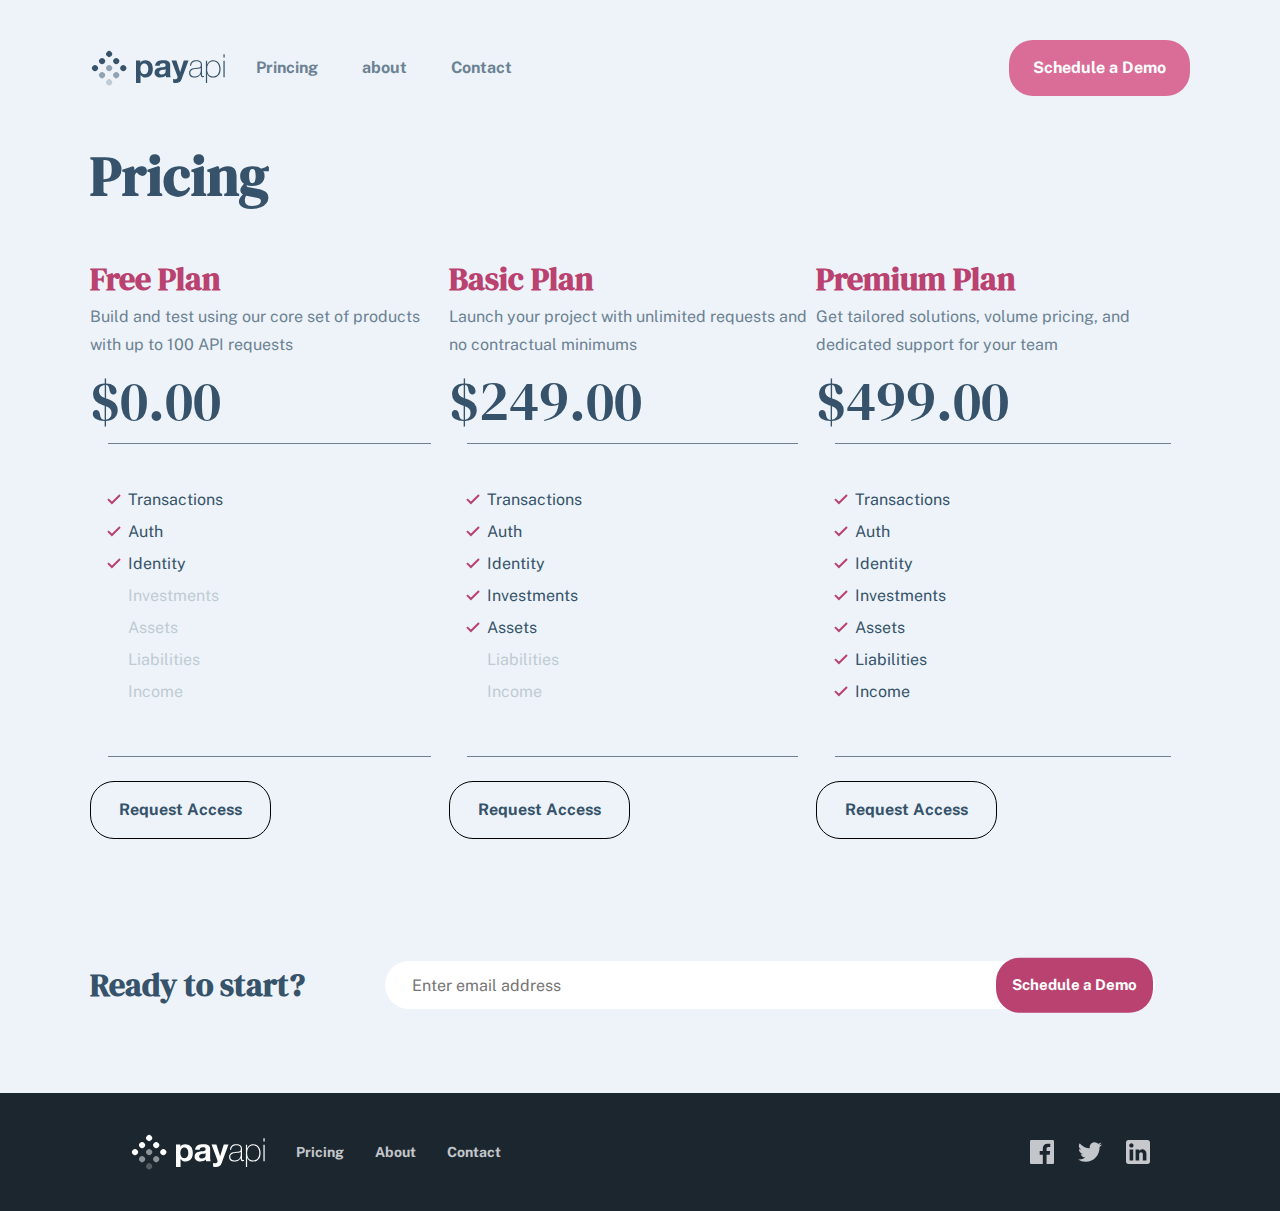
<file: pages/pricing.html>
<!DOCTYPE html>
<html lang="en">

<head>
    <meta charset="UTF-8">
    <meta name="viewport" content="width=device-width, initial-scale=1.0">
    <link rel="preconnect" href="https://fonts.googleapis.com">
    <link rel="preconnect" href="https://fonts.gstatic.com" crossorigin>
    <link
        href="https://fonts.googleapis.com/css2?family=DM+Serif+Display:ital@0;1&family=Public+Sans:ital,wght@0,100..900;1,100..900&display=swap"
        rel="stylesheet">

    <!-- Du plus générique vers le plus spécifique -->

    <link rel="stylesheet" href="../css/normalize.css">
    <link rel="stylesheet" href="../css/reset.css">
    <link rel="stylesheet" href="../css/main.css">
    <link rel="stylesheet" href="../css/pricing.css">
    <title>PayAPI - pricing</title>
</head>

<body>
    <header>
        <nav>
            <a href="../index.html">
                <svg class="logo" width="135" height="38" xmlns="http://www.w3.org/2000/svg">
                    <g fill="#36536B" fill-rule="evenodd">
                        <path
                            d="M50.544 33.934v-7.84h.064a5.36 5.36 0 002.128 1.84c.864.416 1.808.624 2.832.624 1.216 0 2.277-.235 3.184-.704a6.738 6.738 0 002.272-1.888 8.147 8.147 0 001.36-2.72 11.37 11.37 0 00.448-3.2c0-1.173-.15-2.299-.448-3.376-.299-1.077-.757-2.021-1.376-2.832a6.937 6.937 0 00-2.336-1.952c-.939-.49-2.059-.736-3.36-.736-1.024 0-1.963.203-2.816.608-.853.405-1.557 1.056-2.112 1.952h-.064v-2.112H46v22.336h4.544zm3.808-8.768c-.725 0-1.344-.15-1.856-.448a3.595 3.595 0 01-1.232-1.168 5.044 5.044 0 01-.672-1.68 9.192 9.192 0 01-.208-1.952c0-.683.064-1.344.192-1.984a4.98 4.98 0 01.656-1.696c.31-.49.715-.89 1.216-1.2.501-.31 1.125-.464 1.872-.464.725 0 1.339.155 1.84.464.501.31.912.715 1.232 1.216.32.501.55 1.072.688 1.712.139.64.208 1.29.208 1.952 0 .661-.064 1.312-.192 1.952-.128.64-.347 1.2-.656 1.68-.31.48-.715.87-1.216 1.168-.501.299-1.125.448-1.872.448zm15.882 3.392c1.024 0 2.027-.15 3.008-.448a5.921 5.921 0 002.56-1.568 6.52 6.52 0 00.32 1.6h4.608c-.213-.341-.363-.853-.448-1.536a17.288 17.288 0 01-.128-2.144v-8.608c0-1.003-.224-1.808-.672-2.416a4.603 4.603 0 00-1.728-1.424 7.733 7.733 0 00-2.336-.688 18.543 18.543 0 00-2.528-.176c-.917 0-1.83.09-2.736.272a7.809 7.809 0 00-2.448.912 5.448 5.448 0 00-1.792 1.696c-.47.704-.736 1.59-.8 2.656h4.544c.085-.896.384-1.536.896-1.92.512-.384 1.216-.576 2.112-.576.405 0 .784.027 1.136.08.352.053.661.16.928.32s.48.384.64.672c.16.288.24.677.24 1.168.021.47-.117.827-.416 1.072-.299.245-.704.432-1.216.56-.512.128-1.099.224-1.76.288-.661.064-1.333.15-2.016.256-.683.107-1.36.25-2.032.432a5.735 5.735 0 00-1.792.816c-.523.363-.95.848-1.28 1.456-.33.608-.496 1.381-.496 2.32 0 .853.144 1.59.432 2.208a4.17 4.17 0 001.2 1.536c.512.405 1.11.704 1.792.896a8.127 8.127 0 002.208.288zm1.696-3.008c-.363 0-.715-.032-1.056-.096a2.566 2.566 0 01-.896-.336 1.717 1.717 0 01-.608-.656c-.15-.277-.224-.619-.224-1.024 0-.427.075-.779.224-1.056.15-.277.347-.507.592-.688a2.98 2.98 0 01.864-.432c.33-.107.667-.192 1.008-.256.363-.064.725-.117 1.088-.16.363-.043.71-.096 1.04-.16.33-.064.64-.144.928-.24.288-.096.528-.23.72-.4v1.696c0 .256-.027.597-.08 1.024a3.428 3.428 0 01-.432 1.264c-.235.416-.597.773-1.088 1.072-.49.299-1.184.448-2.08.448zm13.962 8.384c1.557 0 2.773-.288 3.648-.864.874-.576 1.557-1.536 2.048-2.88L98.5 11.598h-4.704L90.18 22.926h-.064l-3.744-11.328H81.54l5.792 15.52c.128.32.192.661.192 1.024 0 .49-.144.939-.432 1.344-.288.405-.731.64-1.328.704-.448.021-.896.01-1.344-.032-.448-.043-.886-.085-1.312-.128v3.744c.469.043.933.08 1.392.112.458.032.922.048 1.392.048zm18.698-5.408c.789 0 1.514-.096 2.176-.288a6.581 6.581 0 001.776-.8c.522-.341.965-.73 1.328-1.168.362-.437.64-.901.832-1.392h.064v.864c0 .341.026.656.08.944.053.288.154.539.304.752.149.213.368.384.656.512.288.128.677.192 1.168.192.34 0 .672-.043.992-.128V26.99a5.835 5.835 0 01-.896.096c-.278 0-.491-.059-.64-.176a.961.961 0 01-.32-.464 2.357 2.357 0 01-.112-.64c-.011-.235-.016-.47-.016-.704v-9.568c0-1.259-.454-2.277-1.36-3.056-.907-.779-2.352-1.168-4.336-1.168-1.984 0-3.515.453-4.592 1.36-1.078.907-1.66 2.267-1.744 4.08h1.216c.085-1.472.58-2.57 1.488-3.296.906-.725 2.096-1.088 3.568-1.088.832 0 1.536.085 2.112.256.576.17 1.045.405 1.408.704.362.299.629.64.8 1.024.17.384.256.8.256 1.248 0 .576-.032 1.056-.096 1.44a1.64 1.64 0 01-.48.944c-.256.245-.635.437-1.136.576-.502.139-1.19.24-2.064.304l-1.888.16c-.662.064-1.35.17-2.064.32-.715.15-1.366.4-1.952.752a4.367 4.367 0 00-1.456 1.44c-.384.608-.576 1.392-.576 2.352 0 1.579.48 2.747 1.44 3.504.96.757 2.314 1.136 4.064 1.136zm.032-1.056c-1.344 0-2.4-.293-3.168-.88-.768-.587-1.152-1.488-1.152-2.704 0-.768.149-1.392.448-1.872.298-.48.688-.859 1.168-1.136a5.213 5.213 0 011.616-.592 20.778 20.778 0 011.792-.272l2.048-.192a16.93 16.93 0 002.032-.288c.608-.128 1.06-.373 1.36-.736v3.072c0 .213-.06.624-.176 1.232-.118.608-.39 1.237-.816 1.888-.427.65-1.046 1.227-1.856 1.728-.811.501-1.91.752-3.296.752zm12.49 6.56v-9.312h.063c.491 1.344 1.27 2.315 2.336 2.912 1.067.597 2.283.896 3.648.896 1.26 0 2.352-.213 3.28-.64a6.254 6.254 0 002.304-1.776c.608-.757 1.062-1.659 1.36-2.704.3-1.045.448-2.197.448-3.456 0-1.152-.149-2.25-.448-3.296-.298-1.045-.752-1.963-1.36-2.752a6.651 6.651 0 00-2.304-1.888c-.928-.47-2.02-.704-3.28-.704-.896 0-1.69.139-2.384.416a6.39 6.39 0 00-1.776 1.04c-.49.416-.885.87-1.184 1.36-.298.49-.512.939-.64 1.344h-.064v-3.776h-1.216V34.03h1.216zm6.047-6.56c-1.152 0-2.117-.208-2.896-.624a5.008 5.008 0 01-1.856-1.664c-.458-.693-.784-1.493-.976-2.4a13.637 13.637 0 01-.288-2.832c0-.981.107-1.925.32-2.832a7.152 7.152 0 011.04-2.416 5.407 5.407 0 011.872-1.696c.768-.427 1.696-.64 2.784-.64 1.11 0 2.054.219 2.832.656a5.599 5.599 0 011.904 1.728c.491.715.854 1.525 1.088 2.432.235.907.352 1.83.352 2.768 0 1.024-.122 1.99-.368 2.896-.245.907-.618 1.701-1.12 2.384a5.487 5.487 0 01-1.92 1.632c-.778.405-1.7.608-2.768.608zm11.498-18.88V5.294h-1.216V8.59h1.216zm0 19.552V11.694h-1.216v16.448h1.216z"
                            fill-rule="nonzero" />
                        <g>
                            <circle transform="rotate(45 19.142 5)" cx="19.142" cy="5" r="3" />
                            <circle transform="rotate(45 26.213 12.071)" cx="26.213" cy="12.071" r="3" />
                            <circle transform="rotate(45 33.284 19.142)" cx="33.284" cy="19.142" r="3" />
                            <circle transform="rotate(45 12.071 12.071)" cx="12.071" cy="12.071" r="3" />
                            <circle opacity=".5" transform="rotate(45 19.142 19.142)" cx="19.142" cy="19.142" r="3" />
                            <circle opacity=".5" transform="rotate(45 26.213 26.213)" cx="26.213" cy="26.213" r="3" />
                            <circle transform="rotate(45 5 19.142)" cx="5" cy="19.142" r="3" />
                            <circle opacity=".5" transform="rotate(45 12.071 26.213)" cx="12.071" cy="26.213" r="3" />
                            <circle opacity=".25" transform="rotate(45 19.142 33.284)" cx="19.142" cy="33.284" r="3" />
                        </g>
                    </g>
                </svg>
            </a>
            <svg class="burger-btn" width="28" height="17" xmlns="http://www.w3.org/2000/svg">
                <g fill="#36536B" fill-rule="evenodd">
                    <path d="M0 0h28v3H0zM0 7h28v3H0zM0 14h28v3H0z" />
                </g>
            </svg>
            <div class="main-nav">
                <svg class="close-btn" width="22" height="23" xmlns="http://www.w3.org/2000/svg">
                    <path
                        d="M19.839.54L21.96 2.66 13.12 11.5l8.84 8.839-2.121 2.121-8.84-8.84-8.838 8.84L.04 20.34l8.838-8.84L.04 2.662 2.16.54 11 9.378 19.839.54z"
                        fill="#FBFCFE" fill-rule="evenodd" />
                </svg>
                <ul id="nav">
                    
                    <li><a href="pricing.html" class="nav-link">Princing</a></li>
                    <li><a href="about.html" class="nav-link">about</a></li>
                    <li><a href="contact.html" class="nav-link">Contact</a></li>
    
                </ul>
                <a href="#" class="nav-cta">Schedule a Demo</a>
            </div>
        </nav>
    </header>
    <h1>Pricing</h1>
    <section class="pricing">
        <div class="plan free-plan">
            <h2>Free Plan</h2>
            <p>Build and test using our core set of products with up to 100 API requests </p>
            <h3>$0.00</h3>
            <div class="list-border">
                <ul class="perks">
                    <li class="perk selected-perk">Transactions</li>
                    <li class="perk selected-perk">Auth</li>
                    <li class="perk selected-perk">Identity</li>
                    <li class="perk">Investments</li>
                    <li class="perk">Assets</li>
                    <li class="perk">Liabilities</li>
                    <li class="perk">Income</li>
                </ul>
            </div>
            <a href="">Request Access</a>
        </div>
        <div class="plan basic-plan">
            <h2>Basic Plan</h2>
            <p>Launch your project with unlimited requests and no contractual minimums </p>
            <h3>$249.00</h3>
            <div class="list-border">
                <ul class="perks">
                    <li class="perk selected-perk">Transactions</li>
                    <li class="perk selected-perk">Auth</li>
                    <li class="perk selected-perk">Identity</li>
                    <li class="perk selected-perk">Investments</li>
                    <li class="perk selected-perk">Assets</li>
                    <li class="perk">Liabilities</li>
                    <li class="perk">Income</li>
                </ul>
            </div>
            <a href="">Request Access</a>
        </div>
        <div class="plan premium-plan">
            <h2>Premium Plan</h2>
            <p>Get tailored solutions, volume pricing, and dedicated support for your team </p>
            <h3>$499.00</h3>
            <div class="list-border">
                <ul class="perks">
                    <li class="perk selected-perk">Transactions</li>
                    <li class="perk selected-perk">Auth</li>
                    <li class="perk selected-perk">Identity</li>
                    <li class="perk selected-perk">Investments</li>
                    <li class="perk selected-perk">Assets</li>
                    <li class="perk selected-perk">Liabilities</li>
                    <li class="perk selected-perk">Income</li>
                </ul>
            </div>
            <a href="">Request Access</a>
        </div>
    </section>
    <section class="demo">
        <h2>Ready to start?</h2>
        <form action="">
            <input type="email" placeholder="Enter email address">
            <a href="#" class="main-cta">Schedule a Demo</a>
        </form>
    </section>
    <footer>
        <div class="footer-content">
            <div class="links">
                <svg width="135" height="38" xmlns="http://www.w3.org/2000/svg">
                    <g fill="white" fill-rule="evenodd">
                        <path
                            d="M50.544 33.934v-7.84h.064a5.36 5.36 0 002.128 1.84c.864.416 1.808.624 2.832.624 1.216 0 2.277-.235 3.184-.704a6.738 6.738 0 002.272-1.888 8.147 8.147 0 001.36-2.72 11.37 11.37 0 00.448-3.2c0-1.173-.15-2.299-.448-3.376-.299-1.077-.757-2.021-1.376-2.832a6.937 6.937 0 00-2.336-1.952c-.939-.49-2.059-.736-3.36-.736-1.024 0-1.963.203-2.816.608-.853.405-1.557 1.056-2.112 1.952h-.064v-2.112H46v22.336h4.544zm3.808-8.768c-.725 0-1.344-.15-1.856-.448a3.595 3.595 0 01-1.232-1.168 5.044 5.044 0 01-.672-1.68 9.192 9.192 0 01-.208-1.952c0-.683.064-1.344.192-1.984a4.98 4.98 0 01.656-1.696c.31-.49.715-.89 1.216-1.2.501-.31 1.125-.464 1.872-.464.725 0 1.339.155 1.84.464.501.31.912.715 1.232 1.216.32.501.55 1.072.688 1.712.139.64.208 1.29.208 1.952 0 .661-.064 1.312-.192 1.952-.128.64-.347 1.2-.656 1.68-.31.48-.715.87-1.216 1.168-.501.299-1.125.448-1.872.448zm15.882 3.392c1.024 0 2.027-.15 3.008-.448a5.921 5.921 0 002.56-1.568 6.52 6.52 0 00.32 1.6h4.608c-.213-.341-.363-.853-.448-1.536a17.288 17.288 0 01-.128-2.144v-8.608c0-1.003-.224-1.808-.672-2.416a4.603 4.603 0 00-1.728-1.424 7.733 7.733 0 00-2.336-.688 18.543 18.543 0 00-2.528-.176c-.917 0-1.83.09-2.736.272a7.809 7.809 0 00-2.448.912 5.448 5.448 0 00-1.792 1.696c-.47.704-.736 1.59-.8 2.656h4.544c.085-.896.384-1.536.896-1.92.512-.384 1.216-.576 2.112-.576.405 0 .784.027 1.136.08.352.053.661.16.928.32s.48.384.64.672c.16.288.24.677.24 1.168.021.47-.117.827-.416 1.072-.299.245-.704.432-1.216.56-.512.128-1.099.224-1.76.288-.661.064-1.333.15-2.016.256-.683.107-1.36.25-2.032.432a5.735 5.735 0 00-1.792.816c-.523.363-.95.848-1.28 1.456-.33.608-.496 1.381-.496 2.32 0 .853.144 1.59.432 2.208a4.17 4.17 0 001.2 1.536c.512.405 1.11.704 1.792.896a8.127 8.127 0 002.208.288zm1.696-3.008c-.363 0-.715-.032-1.056-.096a2.566 2.566 0 01-.896-.336 1.717 1.717 0 01-.608-.656c-.15-.277-.224-.619-.224-1.024 0-.427.075-.779.224-1.056.15-.277.347-.507.592-.688a2.98 2.98 0 01.864-.432c.33-.107.667-.192 1.008-.256.363-.064.725-.117 1.088-.16.363-.043.71-.096 1.04-.16.33-.064.64-.144.928-.24.288-.096.528-.23.72-.4v1.696c0 .256-.027.597-.08 1.024a3.428 3.428 0 01-.432 1.264c-.235.416-.597.773-1.088 1.072-.49.299-1.184.448-2.08.448zm13.962 8.384c1.557 0 2.773-.288 3.648-.864.874-.576 1.557-1.536 2.048-2.88L98.5 11.598h-4.704L90.18 22.926h-.064l-3.744-11.328H81.54l5.792 15.52c.128.32.192.661.192 1.024 0 .49-.144.939-.432 1.344-.288.405-.731.64-1.328.704-.448.021-.896.01-1.344-.032-.448-.043-.886-.085-1.312-.128v3.744c.469.043.933.08 1.392.112.458.032.922.048 1.392.048zm18.698-5.408c.789 0 1.514-.096 2.176-.288a6.581 6.581 0 001.776-.8c.522-.341.965-.73 1.328-1.168.362-.437.64-.901.832-1.392h.064v.864c0 .341.026.656.08.944.053.288.154.539.304.752.149.213.368.384.656.512.288.128.677.192 1.168.192.34 0 .672-.043.992-.128V26.99a5.835 5.835 0 01-.896.096c-.278 0-.491-.059-.64-.176a.961.961 0 01-.32-.464 2.357 2.357 0 01-.112-.64c-.011-.235-.016-.47-.016-.704v-9.568c0-1.259-.454-2.277-1.36-3.056-.907-.779-2.352-1.168-4.336-1.168-1.984 0-3.515.453-4.592 1.36-1.078.907-1.66 2.267-1.744 4.08h1.216c.085-1.472.58-2.57 1.488-3.296.906-.725 2.096-1.088 3.568-1.088.832 0 1.536.085 2.112.256.576.17 1.045.405 1.408.704.362.299.629.64.8 1.024.17.384.256.8.256 1.248 0 .576-.032 1.056-.096 1.44a1.64 1.64 0 01-.48.944c-.256.245-.635.437-1.136.576-.502.139-1.19.24-2.064.304l-1.888.16c-.662.064-1.35.17-2.064.32-.715.15-1.366.4-1.952.752a4.367 4.367 0 00-1.456 1.44c-.384.608-.576 1.392-.576 2.352 0 1.579.48 2.747 1.44 3.504.96.757 2.314 1.136 4.064 1.136zm.032-1.056c-1.344 0-2.4-.293-3.168-.88-.768-.587-1.152-1.488-1.152-2.704 0-.768.149-1.392.448-1.872.298-.48.688-.859 1.168-1.136a5.213 5.213 0 011.616-.592 20.778 20.778 0 011.792-.272l2.048-.192a16.93 16.93 0 002.032-.288c.608-.128 1.06-.373 1.36-.736v3.072c0 .213-.06.624-.176 1.232-.118.608-.39 1.237-.816 1.888-.427.65-1.046 1.227-1.856 1.728-.811.501-1.91.752-3.296.752zm12.49 6.56v-9.312h.063c.491 1.344 1.27 2.315 2.336 2.912 1.067.597 2.283.896 3.648.896 1.26 0 2.352-.213 3.28-.64a6.254 6.254 0 002.304-1.776c.608-.757 1.062-1.659 1.36-2.704.3-1.045.448-2.197.448-3.456 0-1.152-.149-2.25-.448-3.296-.298-1.045-.752-1.963-1.36-2.752a6.651 6.651 0 00-2.304-1.888c-.928-.47-2.02-.704-3.28-.704-.896 0-1.69.139-2.384.416a6.39 6.39 0 00-1.776 1.04c-.49.416-.885.87-1.184 1.36-.298.49-.512.939-.64 1.344h-.064v-3.776h-1.216V34.03h1.216zm6.047-6.56c-1.152 0-2.117-.208-2.896-.624a5.008 5.008 0 01-1.856-1.664c-.458-.693-.784-1.493-.976-2.4a13.637 13.637 0 01-.288-2.832c0-.981.107-1.925.32-2.832a7.152 7.152 0 011.04-2.416 5.407 5.407 0 011.872-1.696c.768-.427 1.696-.64 2.784-.64 1.11 0 2.054.219 2.832.656a5.599 5.599 0 011.904 1.728c.491.715.854 1.525 1.088 2.432.235.907.352 1.83.352 2.768 0 1.024-.122 1.99-.368 2.896-.245.907-.618 1.701-1.12 2.384a5.487 5.487 0 01-1.92 1.632c-.778.405-1.7.608-2.768.608zm11.498-18.88V5.294h-1.216V8.59h1.216zm0 19.552V11.694h-1.216v16.448h1.216z"
                            fill-rule="nonzero" />
                        <g>
                            <circle transform="rotate(45 19.142 5)" cx="19.142" cy="5" r="3" />
                            <circle transform="rotate(45 26.213 12.071)" cx="26.213" cy="12.071" r="3" />
                            <circle transform="rotate(45 33.284 19.142)" cx="33.284" cy="19.142" r="3" />
                            <circle transform="rotate(45 12.071 12.071)" cx="12.071" cy="12.071" r="3" />
                            <circle opacity=".5" transform="rotate(45 19.142 19.142)" cx="19.142" cy="19.142" r="3" />
                            <circle opacity=".5" transform="rotate(45 26.213 26.213)" cx="26.213" cy="26.213" r="3" />
                            <circle transform="rotate(45 5 19.142)" cx="5" cy="19.142" r="3" />
                            <circle opacity=".5" transform="rotate(45 12.071 26.213)" cx="12.071" cy="26.213" r="3" />
                            <circle opacity=".25" transform="rotate(45 19.142 33.284)" cx="19.142" cy="33.284" r="3" />
                        </g>
                    </g>
                </svg>
                <a href="pricing.html">Pricing</a>
                <a href="about.html">About</a>
                <a href="contact.html">Contact</a>
            </div>

            <div class="social-icon">
                <a href="https://www.youtube.com/watch?v=dQw4w9WgXcQ"><svg width="24" height="24"
                        xmlns="http://www.w3.org/2000/svg">
                        <path
                            d="M22.675 0H1.325C.593 0 0 .593 0 1.325v21.351C0 23.407.593 24 1.325 24H12.82v-9.294H9.692v-3.622h3.128V8.413c0-3.1 1.893-4.788 4.659-4.788 1.325 0 2.463.099 2.795.143v3.24l-1.918.001c-1.504 0-1.795.715-1.795 1.763v2.313h3.587l-.467 3.622h-3.12V24h6.116c.73 0 1.323-.593 1.323-1.325V1.325C24 .593 23.407 0 22.675 0z"
                            fill="#FBFCFE" fill-rule="nonzero" />
                    </svg></a>
                <a href="https://www.youtube.com/watch?v=dQw4w9WgXcQ"><svg width="24" height="20"
                        xmlns="http://www.w3.org/2000/svg">
                        <path
                            d="M24 2.557a9.83 9.83 0 01-2.828.775A4.932 4.932 0 0023.337.608a9.864 9.864 0 01-3.127 1.195A4.916 4.916 0 0016.616.248c-3.179 0-5.515 2.966-4.797 6.045A13.978 13.978 0 011.671 1.149a4.93 4.93 0 001.523 6.574 4.903 4.903 0 01-2.229-.616c-.054 2.281 1.581 4.415 3.949 4.89a4.935 4.935 0 01-2.224.084 4.928 4.928 0 004.6 3.419A9.9 9.9 0 010 17.54a13.94 13.94 0 007.548 2.212c9.142 0 14.307-7.721 13.995-14.646A10.025 10.025 0 0024 2.557z"
                            fill="#FBFCFE" fill-rule="nonzero" />
                    </svg></a>
                <a href="https://www.youtube.com/watch?v=dQw4w9WgXcQ"><svg width="24" height="24"
                        xmlns="http://www.w3.org/2000/svg">
                        <path
                            d="M21.6 0H2.4C1.08 0 0 1.08 0 2.4v19.2C0 22.92 1.08 24 2.4 24h19.2c1.32 0 2.4-1.08 2.4-2.4V2.4C24 1.08 22.92 0 21.6 0zM7.2 20.4H3.6V9.6h3.6v10.8zM5.4 7.56c-1.2 0-2.16-.96-2.16-2.16 0-1.2.96-2.16 2.16-2.16 1.2 0 2.16.96 2.16 2.16 0 1.2-.96 2.16-2.16 2.16zm15 12.84h-3.6v-6.36c0-.96-.84-1.8-1.8-1.8-.96 0-1.8.84-1.8 1.8v6.36H9.6V9.6h3.6v1.44c.6-.96 1.92-1.68 3-1.68 2.28 0 4.2 1.92 4.2 4.2v6.84z"
                            fill="#FFF" fill-rule="nonzero" />
                    </svg></a>
            </div>
        </div>
    </footer>

    <script src="../js/script.js"></script>
</body>

</html>
</file>
<file: css/main.css>
body {
    background-color: #EDF3F8;
    z-index: 0;
}

* {
    font-family: "Public Sans", serif;
}


header {
    margin-bottom: 32px;
}

nav {
    display: flex;
    justify-content: space-between;
    width: 90%;
    margin-left: auto;
    margin-right: auto;
    align-items: center;
    padding-top: 40px;
}



.logo {
    margin-right: 60px;
}

ul a {
    text-decoration: none;
    color: #36536B;
    font-weight: 700;
    opacity: 70%;
}

.ul-a-active{
    color: #FBFCFE;
}

.main-nav{
    display: none;
}

.active{
    display: flex;
    position: fixed;
    top: 0;
    right: 0;
    background-color: #1B262F;
    width: 80%;
    height: 100vh;
    flex-direction: column;
    align-items: center;
    z-index: 100;
    padding: 48px;
}



.close-btn{
    margin-bottom: 24px;
    align-self: flex-end;
}

nav ul {
    list-style: none;
    padding: 0;
    text-align: center;

}

.nav-ul-active{
    width: 100%;
    border-top: 1px solid rgb(179, 174, 174);
    padding-top: 44px;
}
nav li{
    margin-bottom: 32px;
}

.nav-cta {
    text-decoration: none;
    font-weight: 700;
    background-color: #BA4270;
    padding: 16px;
    padding-left: 24px;
    padding-right: 24px;
    border-radius: 24px;
    color: white;

}

.nav-cta, .main-cta:hover{
    background-color: #DA6D97;
}

.main-cta {
    text-decoration: none;
    font-weight: 700;
    opacity: 70%;
    background-color: #BA4270;
    padding: 16px;
    border-radius: 24px;
    color: white;
    align-self: flex-end;
    opacity: 100%;
    display: inline-block;
    width: 100%;
    font-size: 15px;
}



.hero {
    width: 90%;
    margin-left: auto;
    margin-right: auto;
    text-align: center;
    margin-bottom: 79px;
}


h1 {
    font-size: 32px;
    font-family: "DM Serif Display", serif;
    color: #36536B;
}

form input {
    width: 100%;
    height: 48px;
    border-radius: 24px;
    border: 24px;
    margin-bottom: 16px;
    padding-left: 27px;
}

.hero-image {
    margin: auto;
    max-width: 100%;
    height: auto;
}


.main-title p {
    color: #6C8294;
}

.main-title p a {
    font-weight: 900;
    color: #6C8294;
    text-decoration: none;
}

form {
    margin-bottom: 24px;
}


.partners {
    background-color: #1B262F;
    padding-bottom: 80px;
    margin-bottom: 80px;
}

.partners .content {
    width: 90%;
    margin-left: auto;
    margin-right: auto;
    padding-top: 80px;
    padding-bottom: 24px;
    text-align: center;
}

.patterns-logo {
    display: flex;
    flex-wrap: wrap;
    align-items: center;
    justify-content: space-between;
    gap: 20px;
    margin-bottom: 56px;
}


.partners h2 {
    font-size: 32px;
    font-family: "DM Serif Display", serif;
    color: white;
    margin-bottom: 16px;
}

.partners p {
    color: #FBFCFE;
    opacity: 70%;
    font-size: 16px;
    line-height: 28px;
    margin-bottom: 60px;
}

.partners a {
    padding: 16px;
    padding-left: 32px;
    padding-right: 32px;
    border: solid 1px white;
    border-radius: 24px;
    color: white;
    text-decoration: none;
    font-weight: 700;
}

.functionality {
    width: 90%;
    margin-left: auto;
    margin-right: auto;
    text-align: center;
    margin-bottom: 80px;
}

.functionality h2 {
    font-size: 36px;
    font-family: "DM Serif Display", serif;
    color: #36536B;
    margin-bottom: 24px;
}

.functionality p {
    color: #6C8294;
    font-size: 16px;
    line-height: 28px;
}

.first-functionality {
    margin-bottom: 80px;
}

.functionality img {
    margin: auto;
    margin-bottom: 48px;
}

.advantage{
    width: 90%;
    margin-left: auto;
    margin-right: auto;
    text-align: center;
    margin-bottom: 80px;
}

.advantage svg{
    margin: auto;
    margin-bottom: 33px;
}

.advantage h3{
    font-size: 18px;
    color: #36536B;
    margin-bottom: 16px;
}

.advantage p{
    color: #6C8294;
    font-size: 16px;
    line-height: 28px;
    margin-bottom: 48px;
}
.demo{
    width: 90%;
    margin-left: auto;
    margin-right: auto;
    text-align: center;
    margin-bottom: 51px;
}

.demo h2{
    font-size: 32px;
    font-family: "DM Serif Display", serif;
    color: #36536B;
    margin-bottom: 24px;
}

footer{
    background-color: #1B262F;
    display: flex;
    justify-content: center;
}
.footer-content, footer .links{
    padding-top: 20px;
    display: flex;
    flex-direction: column;
    align-items: center;
}


footer .links{
    gap: 31px;
    align-items: center;
    margin-bottom: 39px;
}


footer .social-icon{
    display: flex;
    gap: 24px;
    margin-bottom: 54px;
    align-items: center;
}

footer a{
    text-decoration: none;
    font-size: 14px;
    font-weight: 700;
    color: #FBFCFE;
    opacity: 75%;
}

footer a:hover{
    opacity: 100%;
}


@media screen and (min-width: 768px) {
    .close-btn{
        display: none;
    }
    .main-nav{
        display: flex;
        justify-content: space-between; 
        align-items: center;
        width: 100%;
        
    }
    nav ul {
        display: inline;
    }

    nav li {
        display: inline;
        margin-right: 40px;
    }

    nav {
        justify-content: space-between;
        margin-left: auto;
        margin-right: auto;
        width: 90%;
    }

    .burger-btn{
        display: none;
    }

    .nav-cta {
        display: initial;
    }

    h1 {
        font-size: 48px;
    }

    form {
        display: flex;
        align-items: center;
        position: relative;
        width: 80%;
        margin-left: auto;
        margin-right: auto;
    }

    form input {
        width: 100%;
        margin-bottom: 0;
    }

    .main-cta {
        position: absolute;
        width: unset;
        right: 2px;
        top: 50%;
        transform: translateY(-50%);
    }

    .partners .content {
        width: 75%;
    }

    .partners h2 {
        font-size: 48px;
    }

    .functionality {
        width: 70%;
    }

    .functionality h2 {
        font-size: 48px;
    }

    .hero-image {
        height: 500px;
    }

    .functionality img {
        height: 400px;
    }

    .advantage{
        display: flex;
        gap: 80px;
        justify-content: space-between;
    }

    .advantage-item{
        /* width: 228px; NOPE */
        overflow-wrap: normal;
    }

    .demo{
        display: flex;
        flex-direction: column;
        align-items: center;
    }
    .demo form{
        width: 445px;
    }


    .footer-content{
        display: flex;
        flex-direction: row;
        align-items: center;
        padding: 40px;
        justify-content: space-between;
        width: 90%;
    }
    footer .social-icon{
        display: flex;
        margin: 0;
    }
    footer .links{
        display: flex;
        flex-direction: row;
        margin: 0;
        padding: 0;
    }
}


@media screen and (min-width: 1024px) {
    nav {
        max-width: 1100px;
        justify-content: unset;
    }

    .nav-cta {
        margin-left: auto;
    }

    form {
        margin-left: 0;
        margin-right: 0;
    }

    .hero {
        max-width: 1100px;
        display: flex;
        flex-direction: row-reverse;
        align-items: center;
        text-align: left;
    }

    .partners .content {
        display: flex;
        flex-direction: row-reverse;
        text-align: left;
    }

    .patterns-logo {
        flex-wrap: wrap;
        max-width: 536px;
    }

    .partners .left {
        margin-right: 130px;
    }

    .functionality {
        width: 90%;
        max-width: 1100px;
    }



    .first-functionality {
        display: flex;
        align-items: center;
        text-align: left;
        gap: 120px;
    }

    .second-functionality {
        display: flex;
        flex-direction: row-reverse;
        align-items: center;
        text-align: left;
        padding-left: 48px;
        gap: 120px;
    }

    .advantage {
        width: 90%;
        max-width: 1100px;
    }

    .advantage-item{
        width: initial;
    }

    .demo{
        max-width: 1100px;
        flex-direction: row;
        margin-bottom: 84px;
    }
    .demo h2{
        margin-right: 80px;
        margin-bottom: 0;
    }
    .demo form{
        margin-bottom: 0;
    }

    .demo form{
        width: 70%;
    }

    .footer-content{
        max-width: 1100px;
    }
}
</file>
<file: css/about.css>
body {
    text-align: center;
}

h1 {
    margin-bottom: 40px;
    margin-top: 75px;
}

article {
    width: 90%;
    margin-left: auto;
    margin-right: auto;
    margin-bottom: 48px;
}

.article-title {
    color: #36536B;
    margin-bottom: 16px;
}

p {
    line-height: 28px;
    color: #6C8294;
}

img {
    margin-bottom: 48px;
}

h1 {
    width: 90%;
    margin-left: auto;
    margin-right: auto;
}

.stats {
    width: 90%;
    margin-left: auto;
    margin-right: auto;
    border-bottom: 1px solid #999a9b;
    border-top: 1px solid #999a9b;
    padding: 16px;
    margin-bottom: 48px;
}

.stat h3 {
    font-size: 56px;
    color: #BA4270;
    letter-spacing: -0.43px;
    font-weight: 400;
}

@media screen and (min-width: 768px) {
    article {
        display: flex;
        text-align: initial;
    }

    .article-title {
        /* width: 100px; */
        font-size: 32px;
        /* margin-right: 40px; */
        width: 50%;
    }

    .article-description {
        width: 80%;
    }

    .stats {
        display: flex;
        justify-content: space-between;
        text-align: center;
    }
}

@media screen and (min-width: 1024px) {
    h1 {
        font-size: 56px;
        max-width: 1100px;
        text-align: left;
    }
    article{
        max-width: 1100px;
    }
    img{
        width: 100%;
    }
    .stats{
        max-width: 1100px;
    }
}
</file>
<file: css/contact.css>
h1{
    text-align: center;
    margin-left: auto;
    margin-right: auto;
}

.contact{
    width: 90%;
    margin-left: auto;
    margin-right: auto;
}

.contact input, textarea{
    border-radius: 0;
    border: none;
    background-color: #EDF3F8;
    border-bottom: 1px solid rgb(199, 194, 194);
    width: 100%;
    margin-bottom: 24px;
    resize: none;
}

textarea{
    min-height: 89px;
    padding-left: 27px;
}

.checkbox{
    display: flex;
    text-align: left;
    margin-bottom: 24px;
}

.checkbox input{
    width: 24px;
    height: 24px;
    margin-right: 28px;
}

.contact button {
    padding: 14px;
    padding-left: 48px;
    padding-right: 48px;
    border-radius: 24px;
    border: 1px solid black;
    background: transparent;
}

.partner{
    width: 60%;
    text-align: center;
    margin-left: auto;
    margin-right: auto;
    display: flex;
    flex-direction: column;
    align-items: center;
}

.partner h2{
    margin-bottom: 32px;
    color: #5d666d;
}


@media screen and (min-width: 768px) {
    .contact{
        display:block;
        width: 60%;
    }
}

@media screen and (min-width: 1024px) {
    main{
        max-width: 1100px;
        display: flex;
        align-items: center;
        gap: 124px;
        margin-left: auto;
        margin-right: auto;
        margin-bottom: 94px;
    }
    .partner{
        text-align: left;
    }
}
</file>
<file: css/pricing.css>
body{
    text-align: center;
}

.list-border{
    width: 90%;
    border-bottom: 1px solid #6C8294;
    border-top: 1px solid #6C8294;
    margin-left: auto;
    margin-right: auto;
    margin-bottom: 24px;
    padding-top: 24px;
    padding-bottom: 24px;
}

.perks {
    width: fit-content;
    margin: auto;
    list-style-type: none;
    color: #36536B;
    padding: 20px;
}
.perk{
    width: fit-content;
    opacity: 25%;
    margin-bottom: 8px;
}



.selected-perk {
    list-style-image: url("../assets/path.svg");
    opacity: 100%;
}

.pricing{
    margin: auto;
    margin-bottom: 80px;
}

.plan{
    text-align: center;
}


h2{
    font-family: "DM Serif Display", serif;
    color: #BA4270;

}

h3{
    font-family: "DM Serif Display", serif;
    font-size: 56px;
    font-weight: 400;
    color: #36536B;
}

p{
    visibility: hidden;
    line-height: 28px;
    color: #6C8294;
}
.plan a{
    display: inline-block;
    padding: 16px;
    padding-left: 28px;
    padding-right: 28px;
    border: solid 1px black;
    border-radius: 24px;
    text-decoration: none;
    font-weight: 700;
    color: #36536B;
    margin-bottom: 42px;
}

.plan a:hover{
    background-color: #36536B;
    color: white;
}

@media screen and (min-width: 768px) {
    .pricing{
        display: flex;
    }
    p{
        visibility: visible;
    }
}

@media screen and (min-width: 1024px){

    .perks{
        margin: 0;
    }
    body{
        text-align: initial;
    }

    .pricing{
        max-width: 1100px;
    }
    h1{
        font-size: 56px;
        margin-left: auto;
        margin-right: auto;
        width: 1100px;
    }
     h2{
        font-size: 32px;
    }
    .plan{
        text-align: left;
    }
    
}

/* 

body{
    text-align: center;
}



.child h3{
    font-family: "DM Serif Display", serif;
    font-size: 56px;
    font-weight: 400;
    color: #36536B;
}





.child a{

}

.child a:hover{
    background-color: #36536B;
    color: white;
}

@media screen and (min-width: 768px) {
    .pricing{
        display: flex;
    }
    p{
        visibility: visible;
    }

    .child h2{
        margin-bottom: 0;
    }
}

@media screen and (min-width: 1024px){

    body{
        text-align: initial;
    }

    .pricing{
        max-width: 1100px;
    }
    h1{
        font-size: 56px;
        margin-left: auto;
        margin-right: auto;
        width: 1100px;
    }
    .child h2{
        font-size: 32px;
    }
} */
</file>
